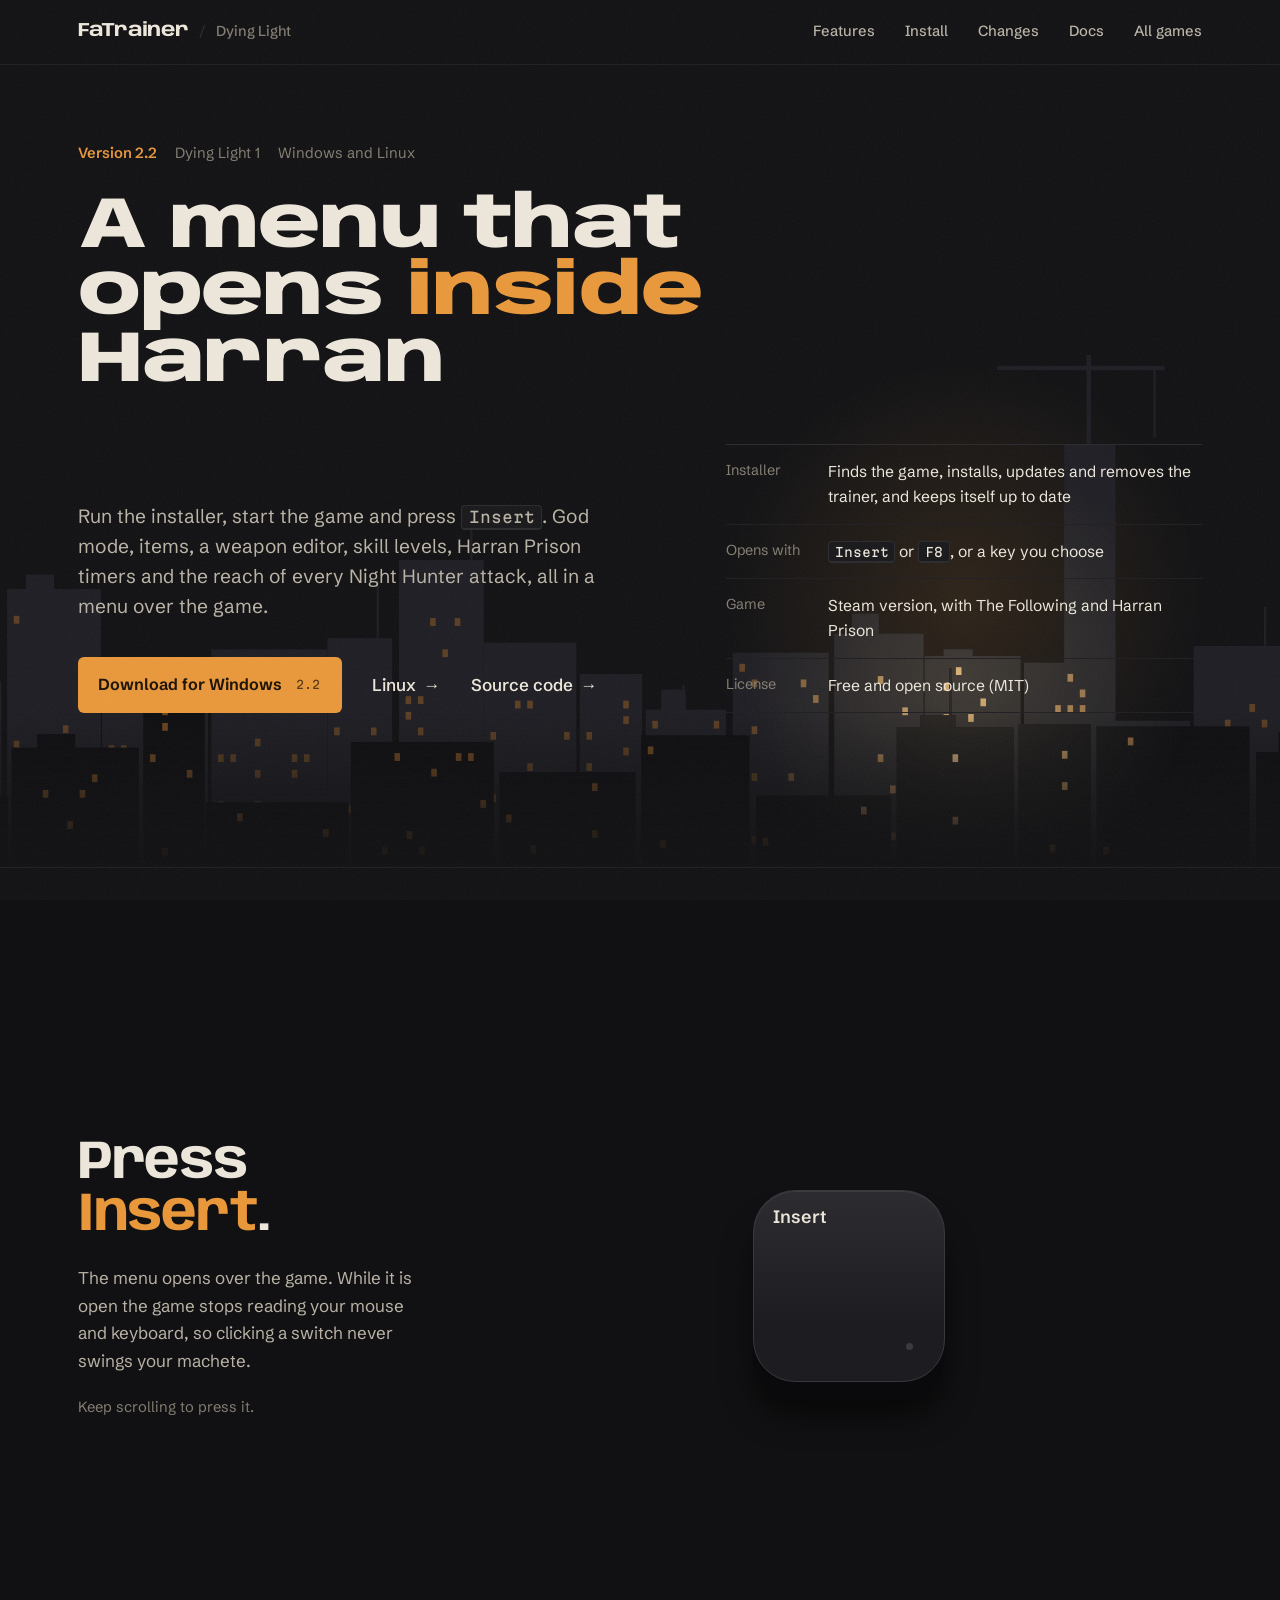
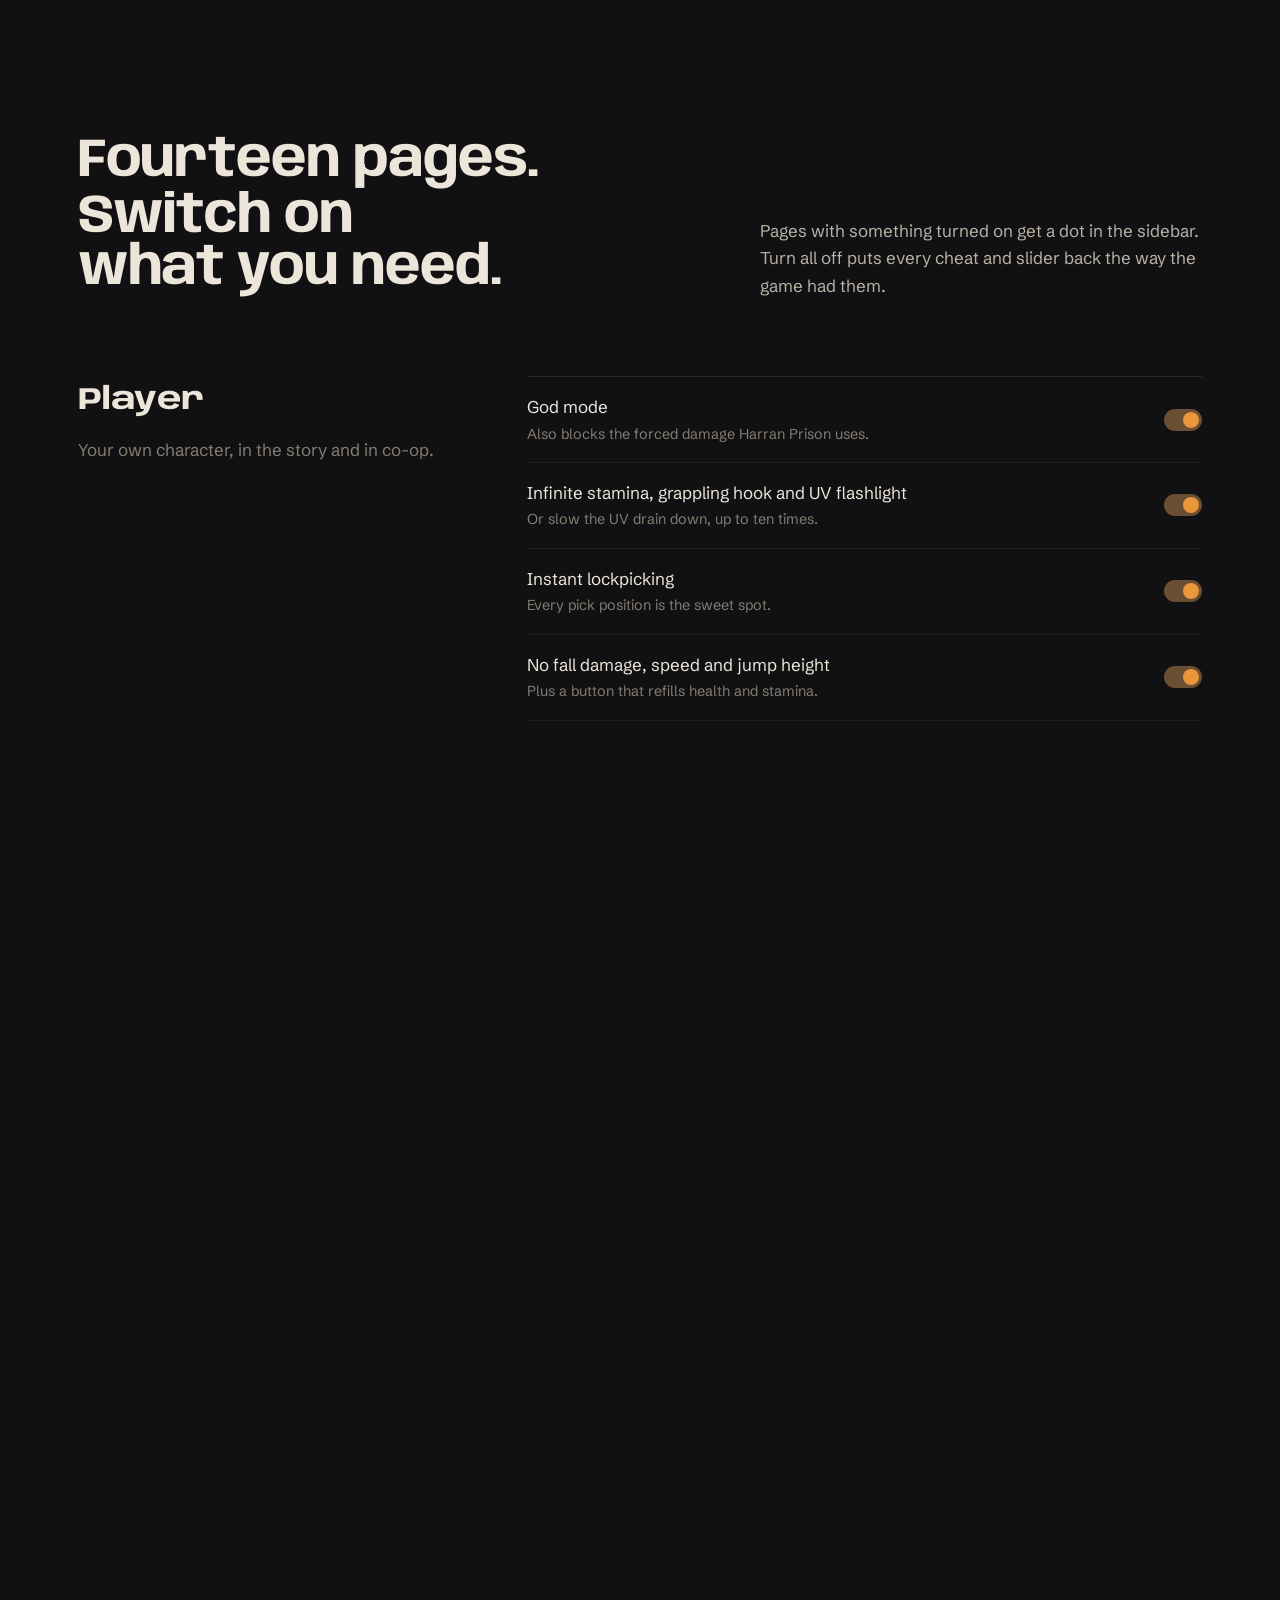
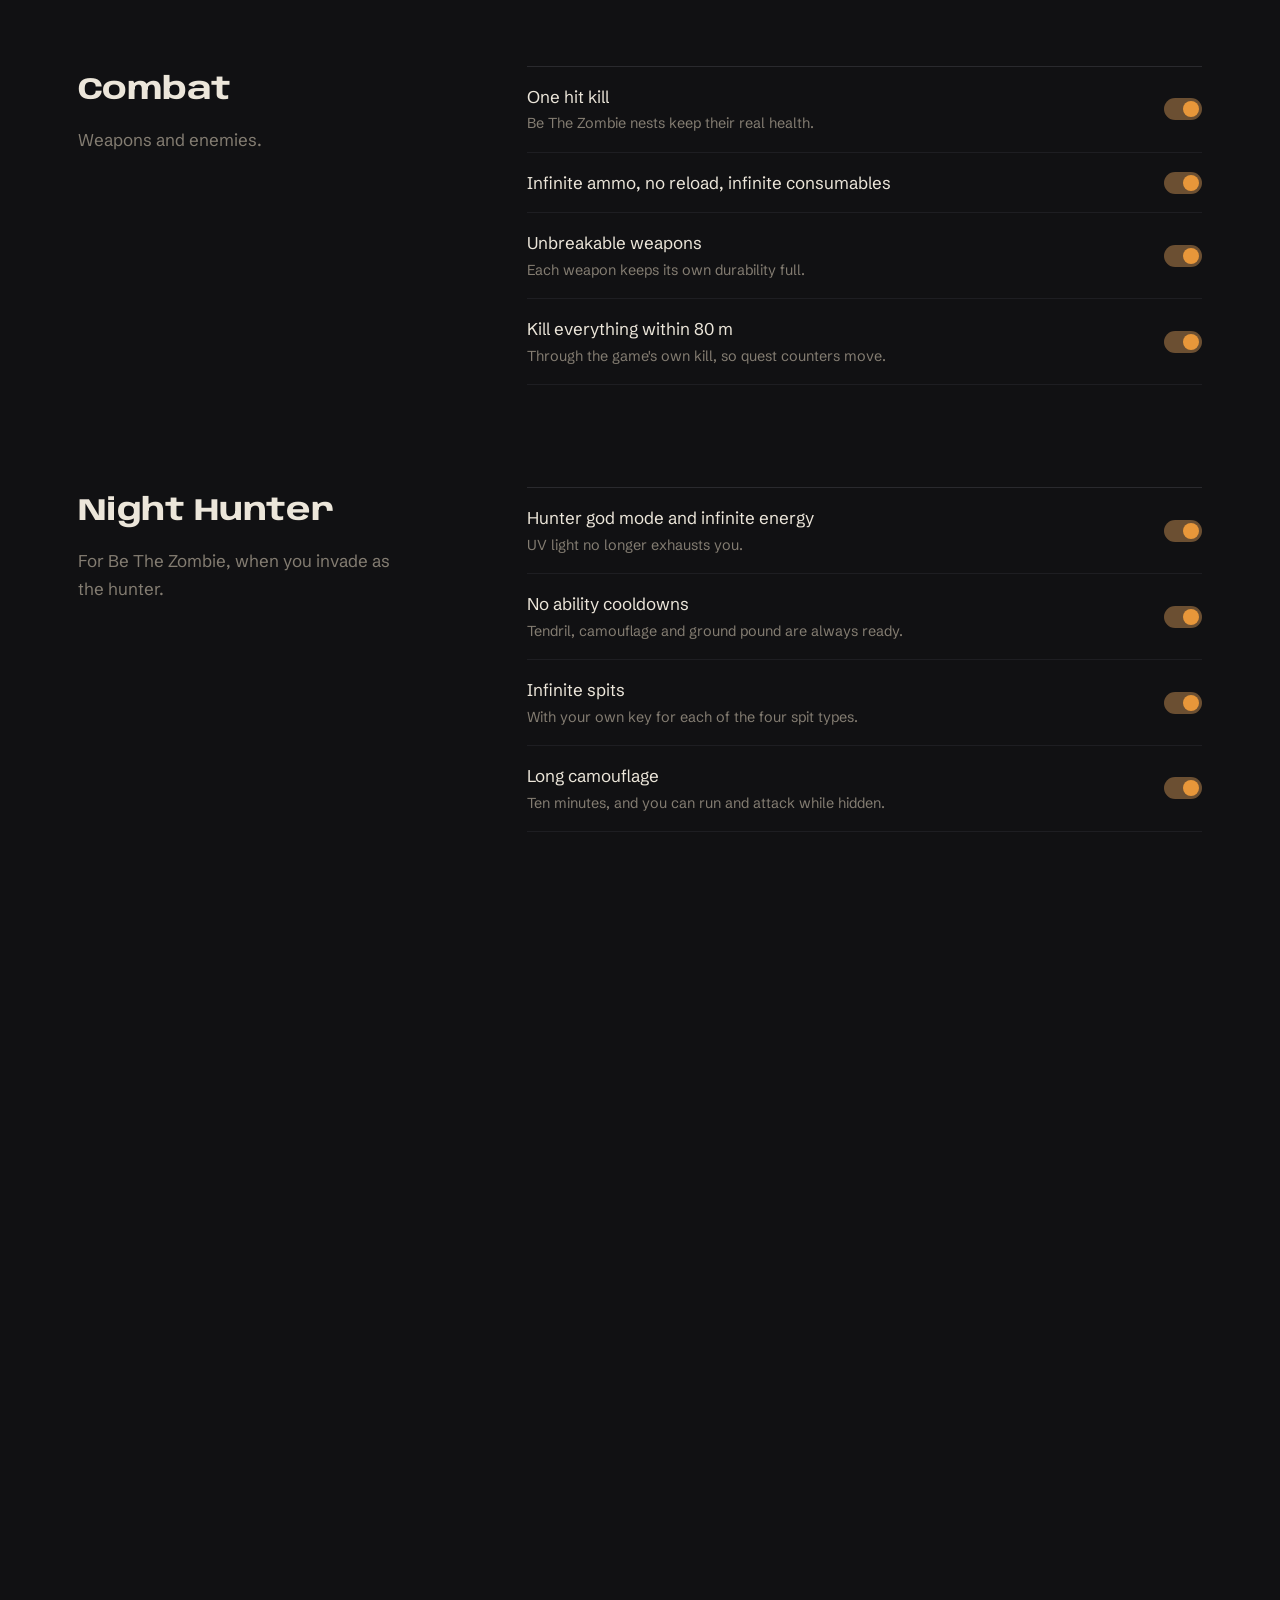
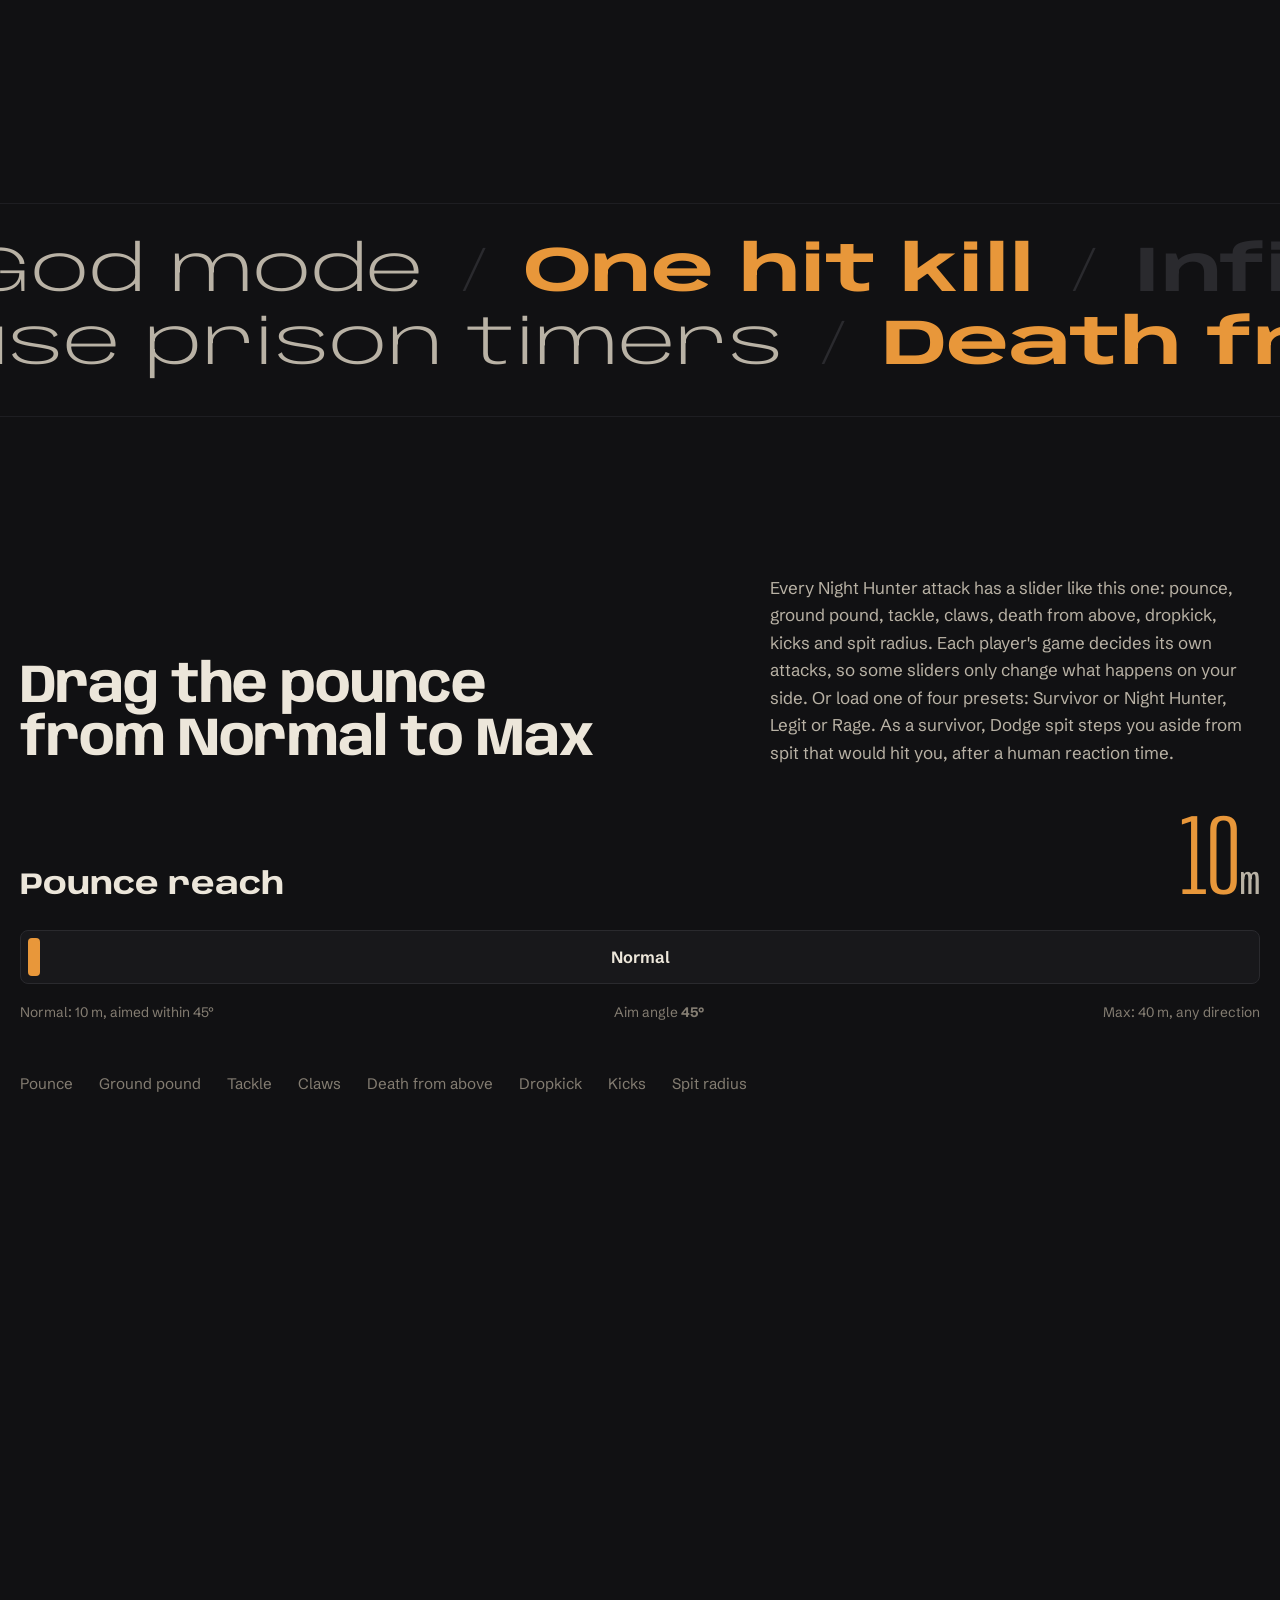
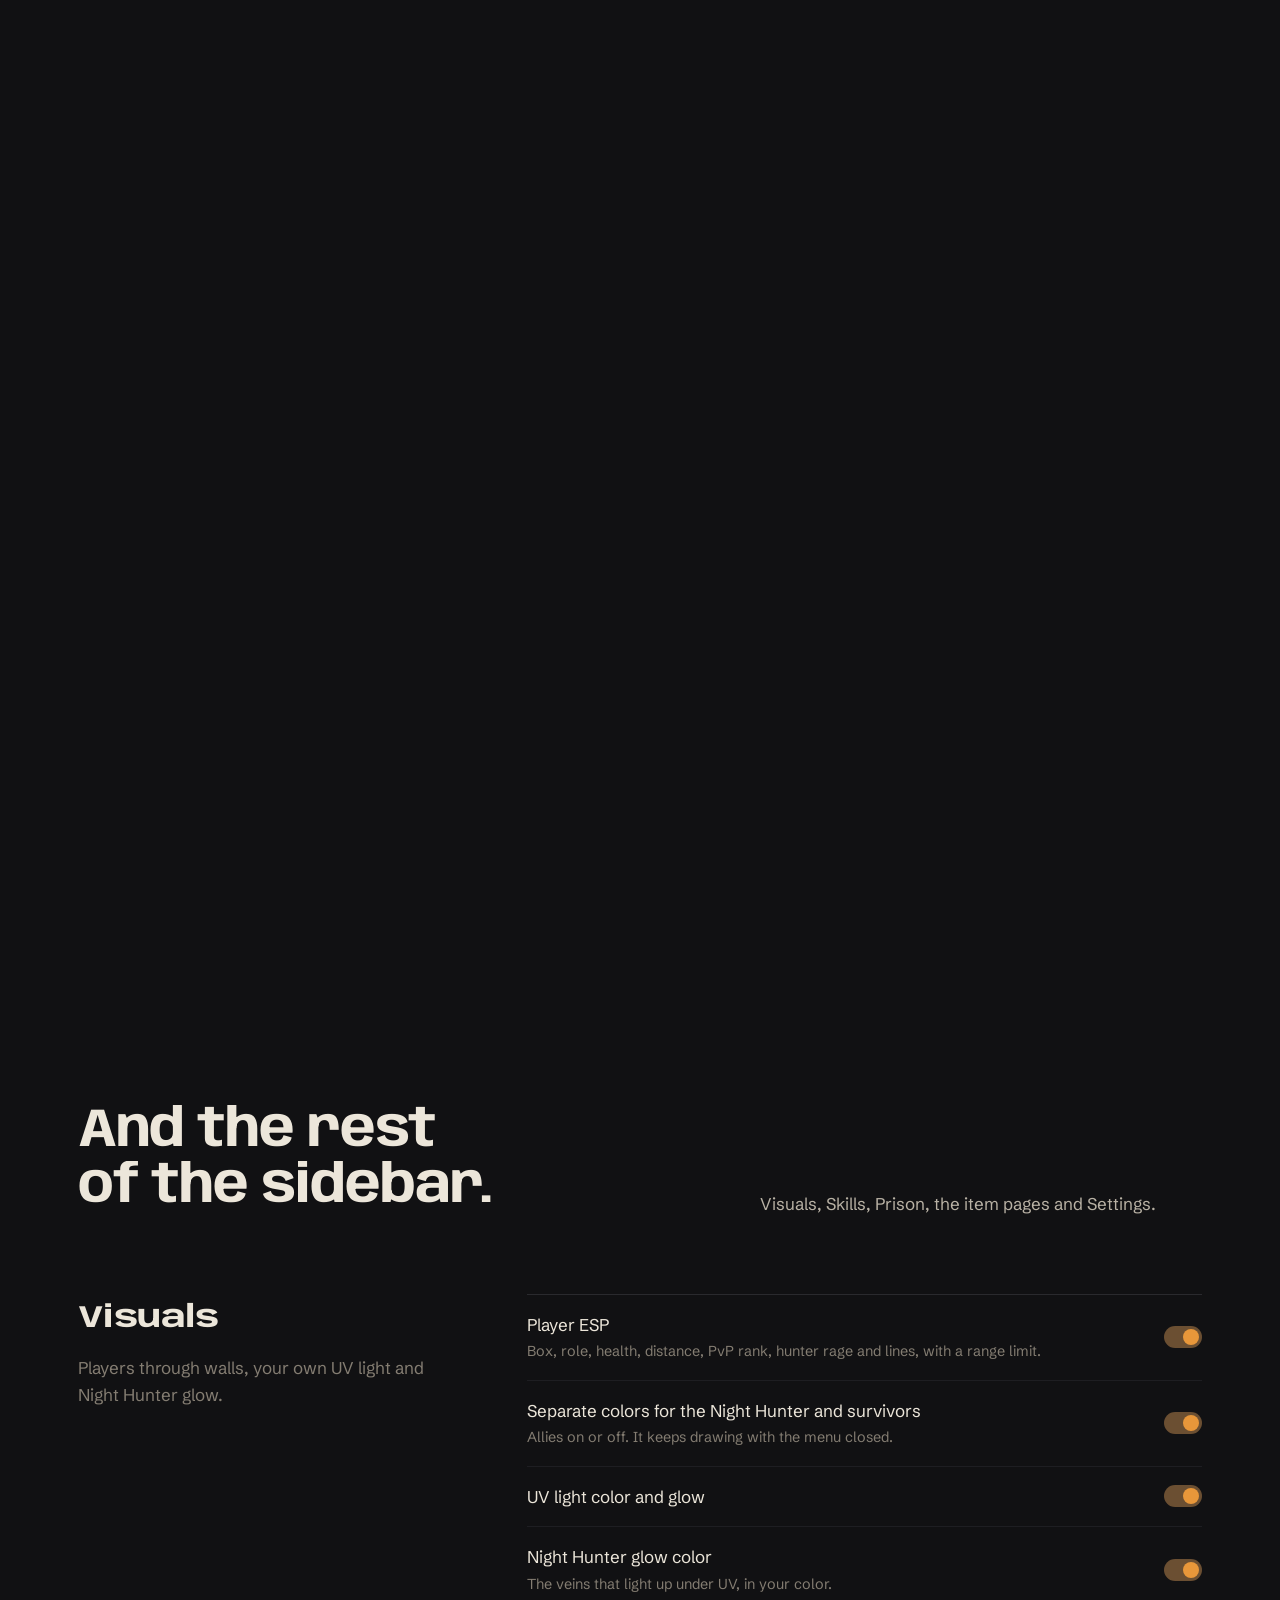
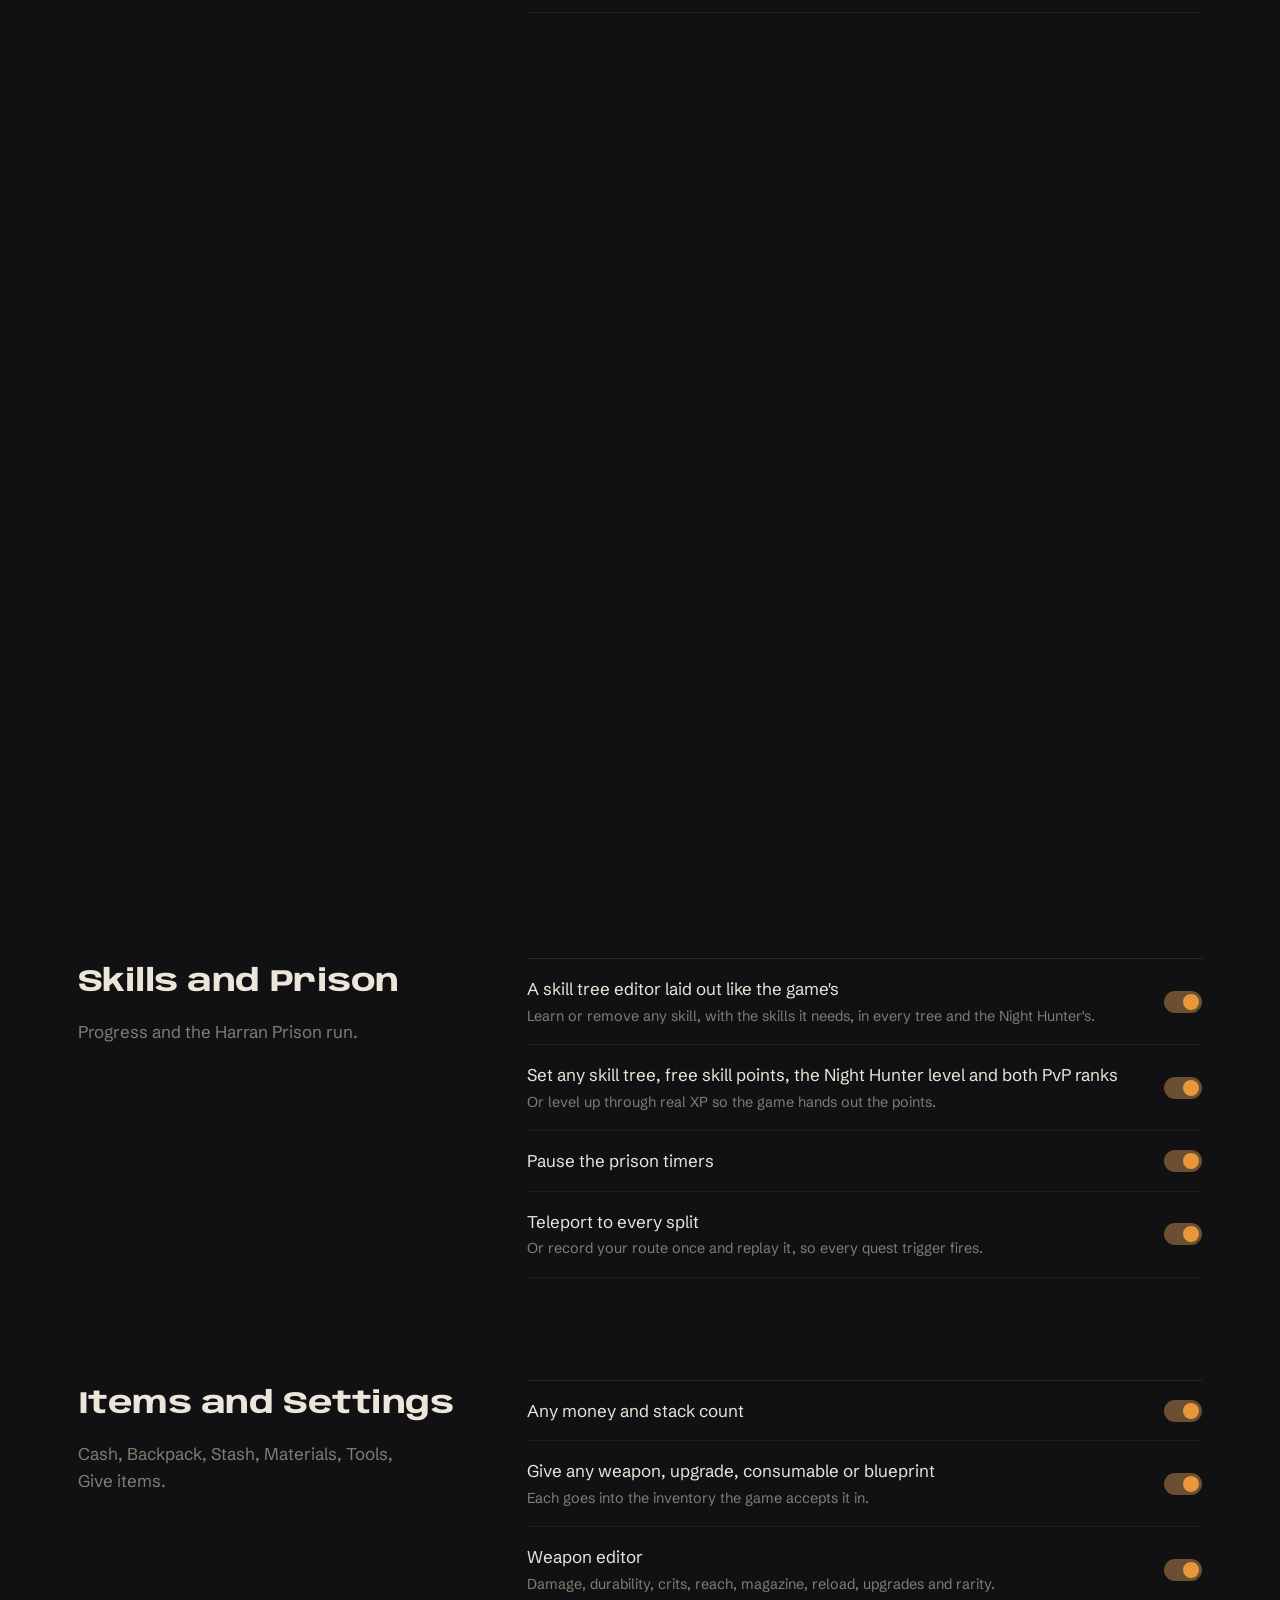
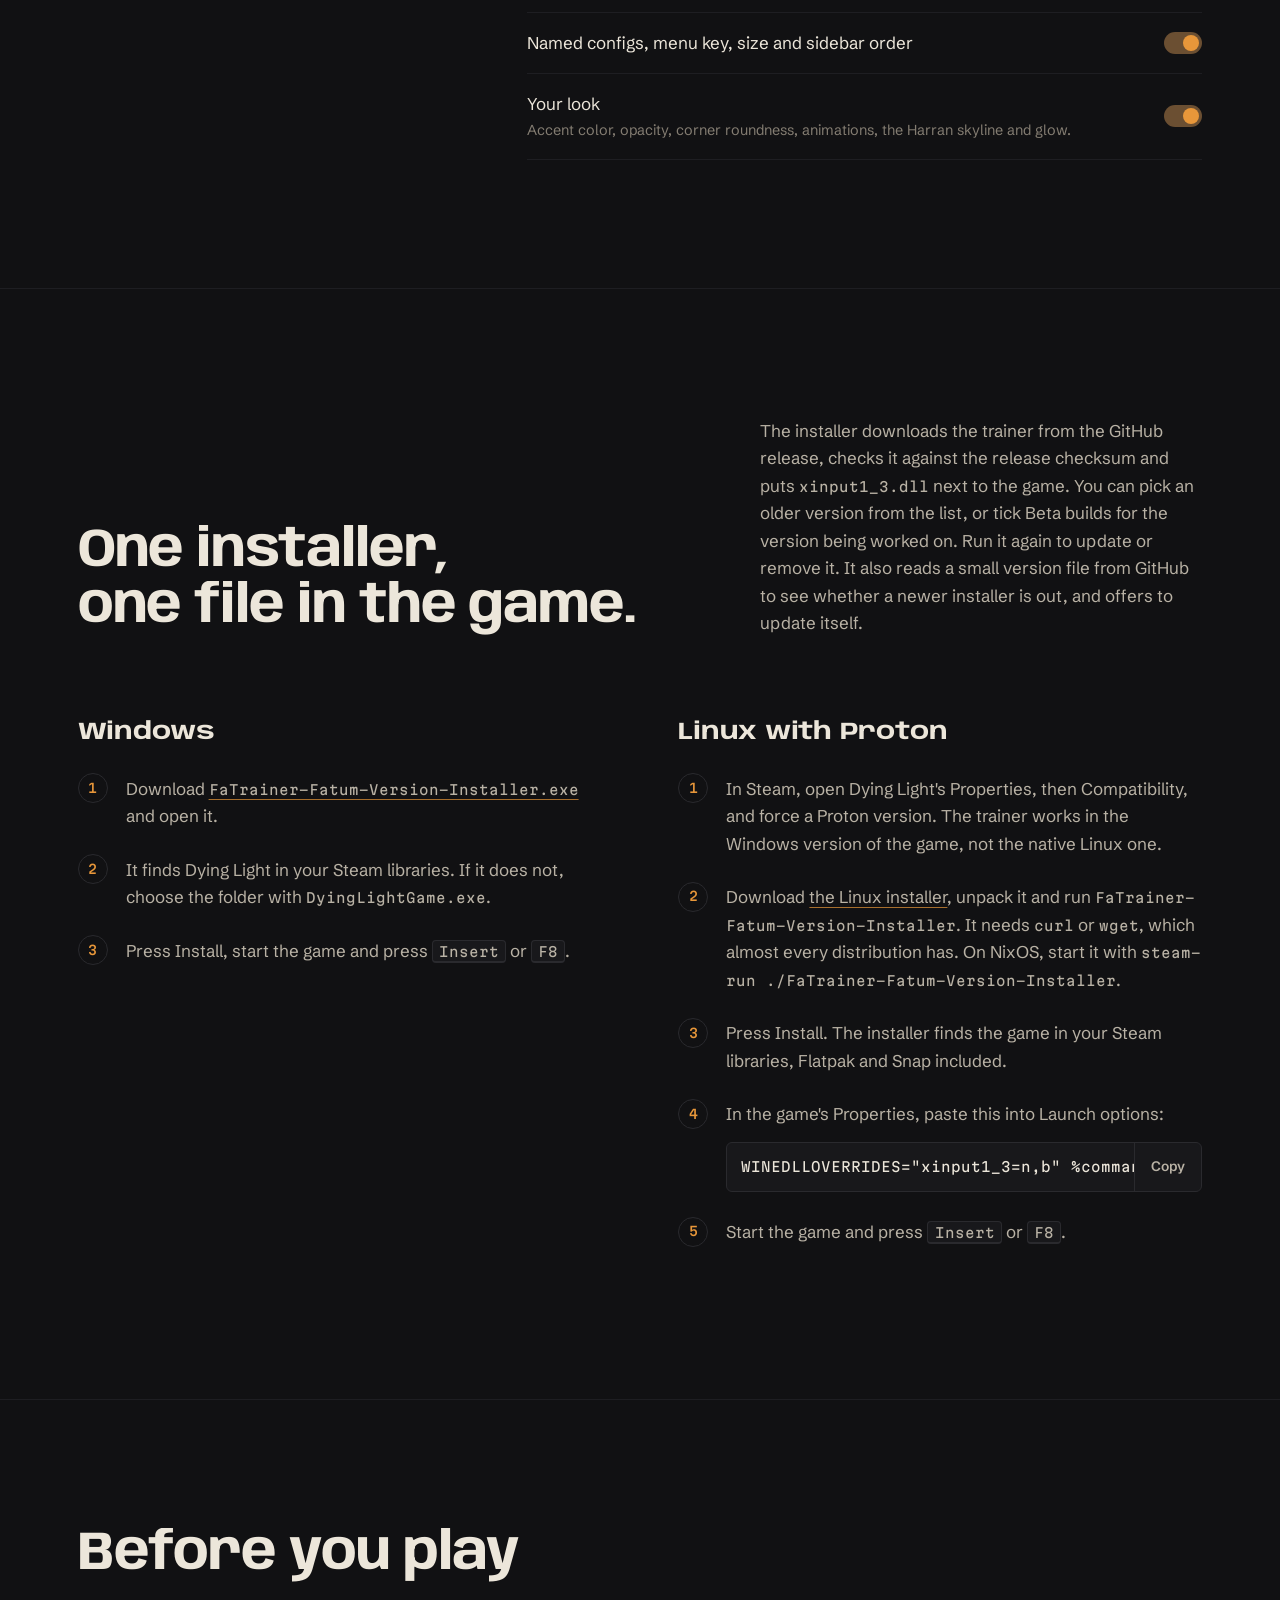
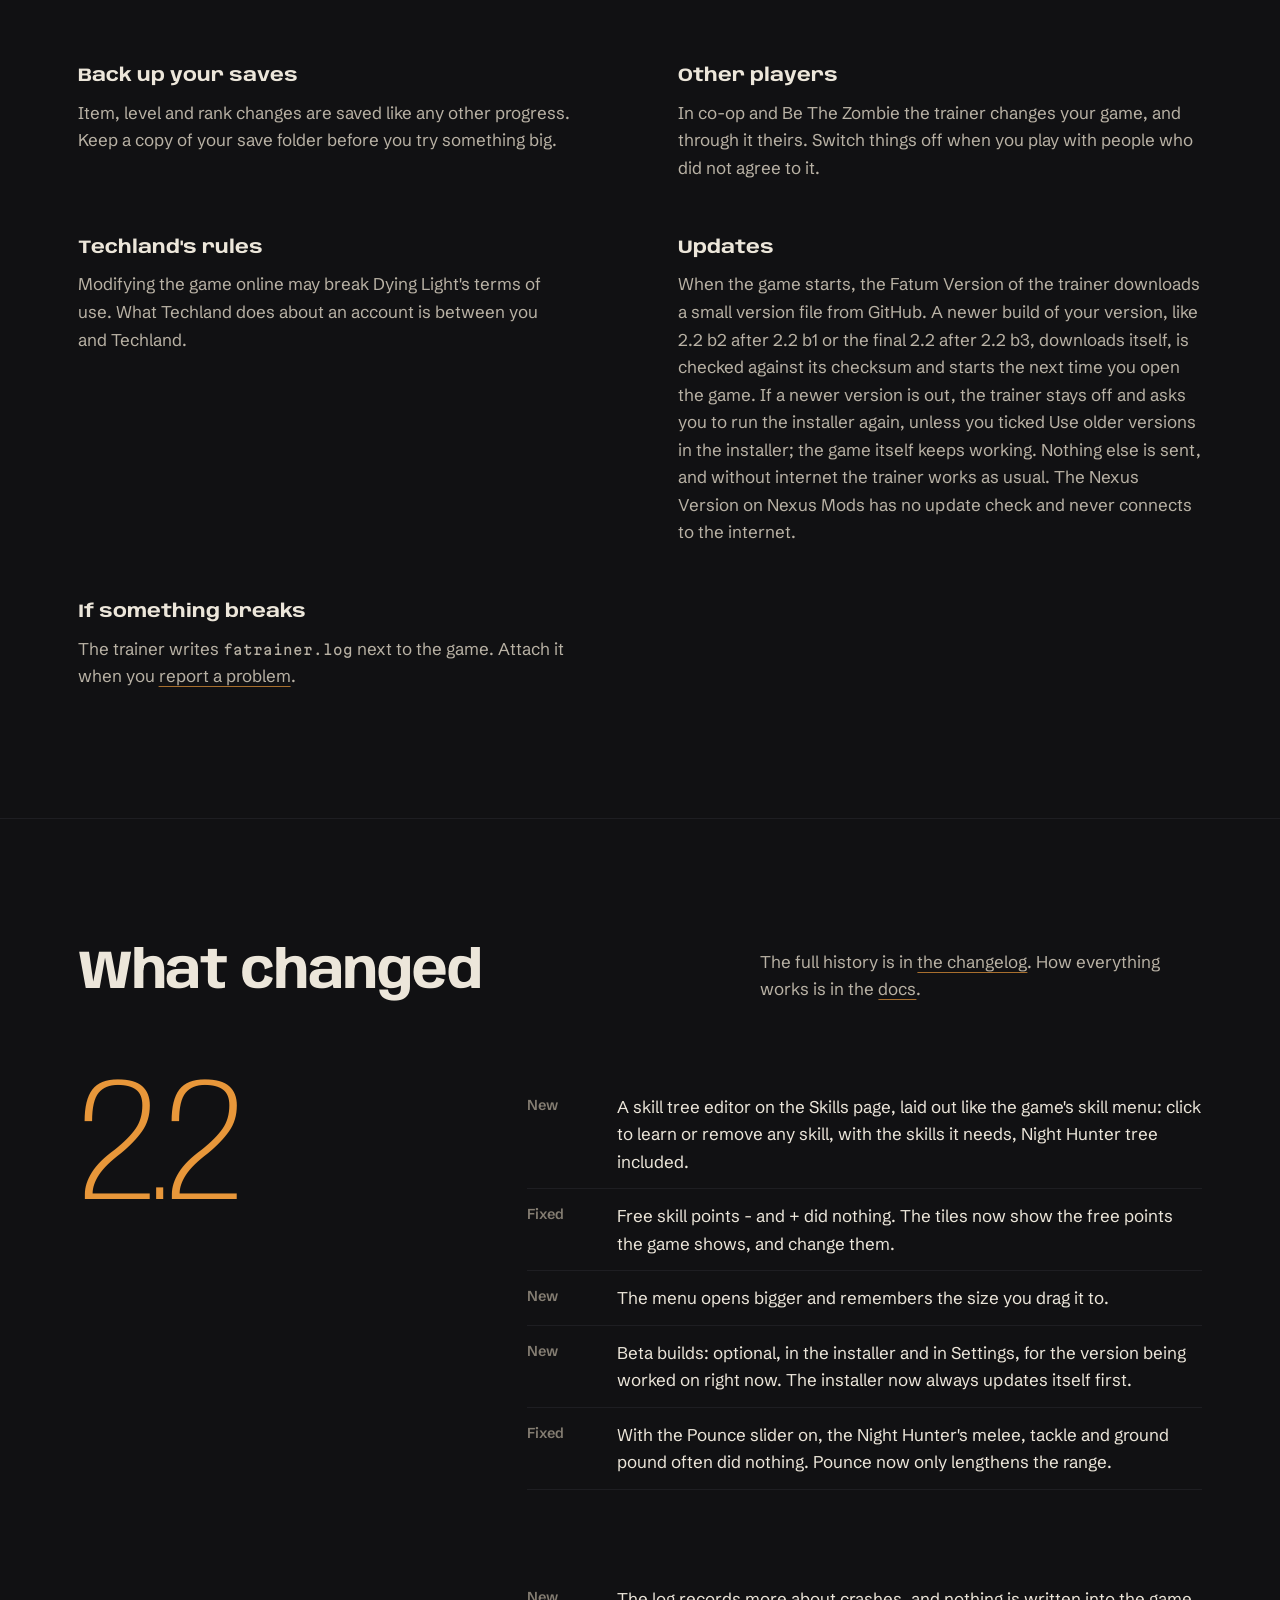
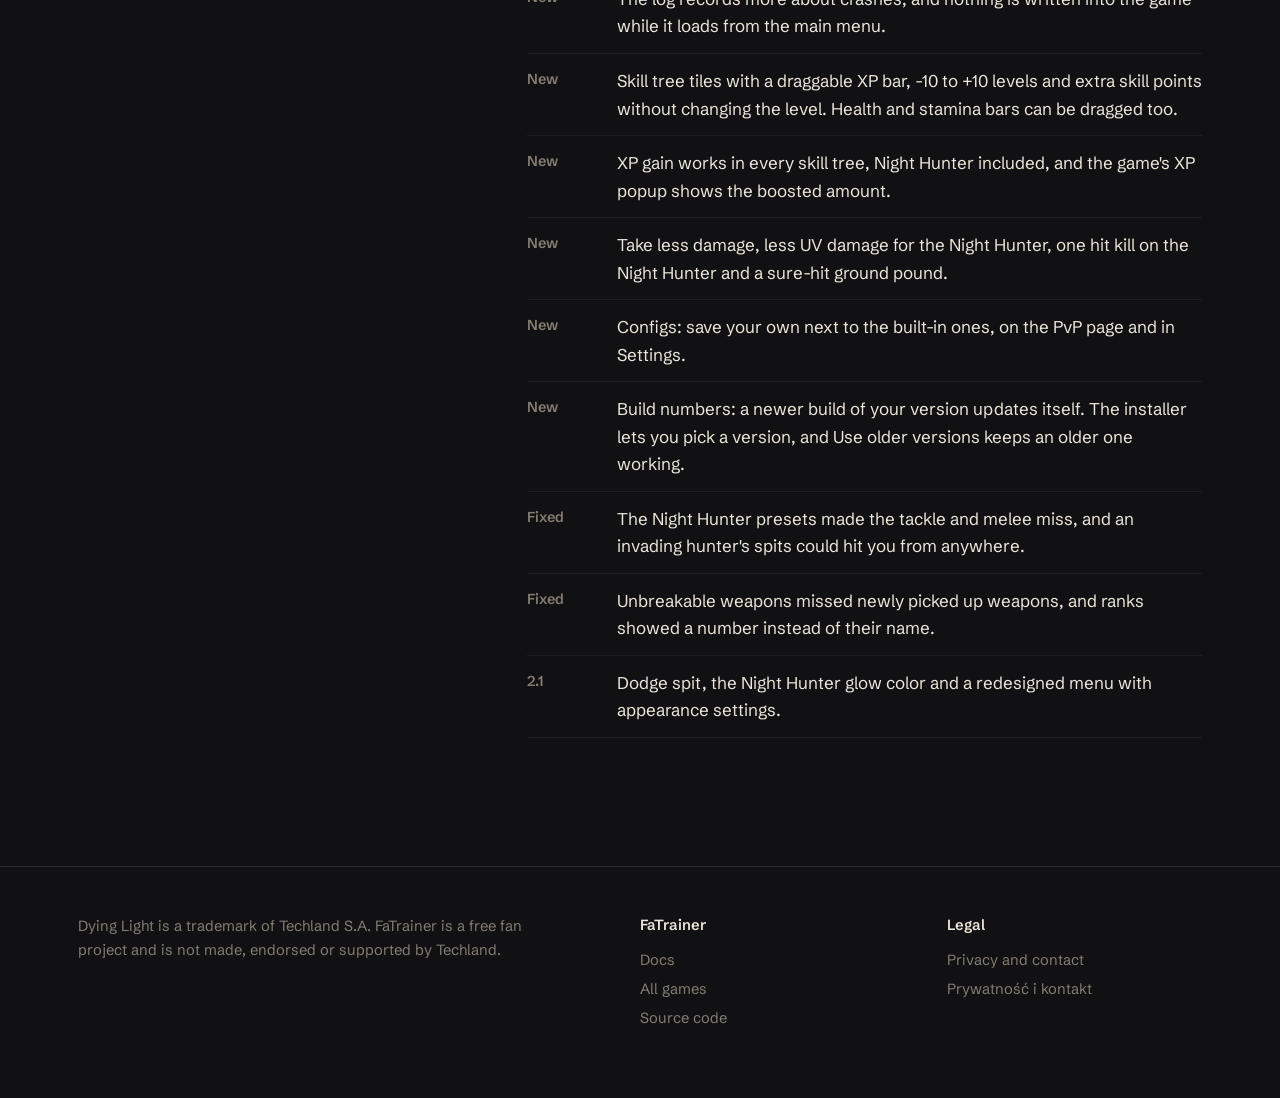
<file: site/dying-light/index.html>
<!doctype html>
<html lang="en" data-game="dying-light">
<head>
<meta charset="utf-8">
<meta name="viewport" content="width=device-width, initial-scale=1">
<title>FaTrainer for Dying Light</title>
<meta name="description" content="An in-game trainer for Dying Light 1 on Windows and Linux (Proton). An installer sets it up, Insert opens the menu.">
<meta name="theme-color" content="#111113">
<link rel="icon" href="../assets/icon.svg" type="image/svg+xml">
<link rel="preload" href="../assets/fonts/anybody-latin-standard-normal.woff2" as="font" type="font/woff2" crossorigin>
<link rel="preload" href="../assets/fonts/schibsted-grotesk-latin-wght-normal.woff2" as="font" type="font/woff2" crossorigin>
<link rel="stylesheet" href="../assets/style.css?v=12">
<script src="../assets/site.js?v=12" defer></script>
</head>
<body>
<a class="skip" href="#main">Skip to content</a>

<header class="bar">
  <div class="wrap">
    <a class="brand" href="../">FaTrainer <small>Dying Light</small></a>
    <nav aria-label="Main">
      <a class="optional" href="#features">Features</a>
      <a href="#install">Install</a>
      <a class="optional" href="#changes">Changes</a>
      <a href="docs.html">Docs</a>
      <a href="../">All games</a>
    </nav>
  </div>
  <span class="progress" aria-hidden="true"></span>
</header>

<main id="main">
  <section class="hero hero-city">
    <div class="city" data-p="top" aria-hidden="true">
      <div class="city-layer back"><img src="img/harran-back.svg" alt=""><img class="lit" src="img/harran-back-lit.svg" alt=""></div>
      <div class="city-layer front"><img src="img/harran-front.svg" alt=""><img class="lit" src="img/harran-front-lit.svg" alt=""></div>
    </div>
    <div class="wrap">
      <ul class="kicker">
        <li>Version 2.2</li>
        <li>Dying Light 1</li>
        <li>Windows and Linux</li>
      </ul>
      <h1 class="title stretch" data-p="top">A menu that opens <em>inside</em> Harran</h1>
      <div class="hero-grid">
        <div>
          <p class="lead">Run the installer, start the game and press <kbd>Insert</kbd>. God mode, items, a weapon editor, skill levels, Harran Prison timers and the reach of every Night Hunter attack, all in a menu over the game.</p>
          <div class="actions">
            <a class="button" href="https://github.com/ifatum/DyingLightFaTrainer/releases/download/installer/FaTrainer-Fatum-Version-Installer.exe">Download for Windows <span>2.2</span></a>
            <a class="link-arrow" href="https://github.com/ifatum/DyingLightFaTrainer/releases/download/installer/FaTrainer-Fatum-Version-Installer-Linux.tar.gz">Linux</a>
            <a class="link-arrow" href="https://github.com/ifatum/DyingLightFaTrainer">Source code</a>
          </div>
        </div>
        <div class="hero-side">
          <dl>
            <dt>Installer</dt><dd>Finds the game, installs, updates and removes the trainer, and keeps itself up to date</dd>
            <dt>Opens with</dt><dd><kbd>Insert</kbd> or <kbd>F8</kbd>, or a key you choose</dd>
            <dt>Game</dt><dd>Steam version, with The Following and Harran Prison</dd>
            <dt>License</dt><dd>Free and open source (MIT)</dd>
          </dl>
        </div>
      </div>
    </div>
  </section>

  <section class="press" data-pin aria-labelledby="press-title">
    <div class="press-stage wrap">
      <div class="press-copy">
        <h2 id="press-title">Press <em>Insert</em>.</h2>
        <p>The menu opens over the game. While it is open the game stops reading your mouse and keyboard, so clicking a switch never swings your machete.</p>
        <p class="hint">Keep scrolling to press it.</p>
      </div>
      <div class="press-visual">
        <div class="keycap" aria-hidden="true">Insert</div>
        <figure class="press-shot"><img src="img/pvp.webp" width="1060" height="760" alt="The FaTrainer menu on its PvP page: four preset cards, Survivor Legit, Survivor Rage, Night Hunter Legit and Night Hunter Rage, each with a Load preset button."></figure>
      </div>
    </div>
  </section>

  <section class="section" id="features" aria-labelledby="features-title">
    <div class="wrap">
      <div class="head">
        <h2 id="features-title" class="rise"><span class="line-mask"><span>Fourteen pages.</span></span><span class="line-mask" style="--i: 1"><span>Switch on what you need.</span></span></h2>
        <p class="fade">Pages with something turned on get a dot in the sidebar. Turn all off puts every cheat and slider back the way the game had them.</p>
      </div>

      <div class="pages">
        <article class="page">
          <div class="fade"><h3>Player</h3><p>Your own character, in the story and in co-op.</p></div>
          <ul class="cheats">
            <li><span>God mode<small>Also blocks the forced damage Harran Prison uses.</small></span><i class="switch" aria-hidden="true"></i></li>
            <li><span>Infinite stamina, grappling hook and UV flashlight<small>Or slow the UV drain down, up to ten times.</small></span><i class="switch" aria-hidden="true"></i></li>
            <li><span>Instant lockpicking<small>Every pick position is the sweet spot.</small></span><i class="switch" aria-hidden="true"></i></li>
            <li><span>No fall damage, speed and jump height<small>Plus a button that refills health and stamina.</small></span><i class="switch" aria-hidden="true"></i></li>
          </ul>
          <figure class="shot" data-wipe>
            <div class="frame"><img src="img/player.webp" width="1060" height="760" loading="lazy" alt="The Player page: health and stamina readouts, a Refill button, and switches for God mode, Infinite stamina, Infinite grappling hook and Infinite UV flashlight."></div>
          </figure>
        </article>

        <article class="page">
          <div class="fade"><h3>Combat</h3><p>Weapons and enemies.</p></div>
          <ul class="cheats">
            <li><span>One hit kill<small>Be The Zombie nests keep their real health.</small></span><i class="switch" aria-hidden="true"></i></li>
            <li><span>Infinite ammo, no reload, infinite consumables</span><i class="switch" aria-hidden="true"></i></li>
            <li><span>Unbreakable weapons<small>Each weapon keeps its own durability full.</small></span><i class="switch" aria-hidden="true"></i></li>
            <li><span>Kill everything within 80 m<small>Through the game's own kill, so quest counters move.</small></span><i class="switch" aria-hidden="true"></i></li>
          </ul>
        </article>

        <article class="page">
          <div class="fade"><h3>Night Hunter</h3><p>For Be The Zombie, when you invade as the hunter.</p></div>
          <ul class="cheats">
            <li><span>Hunter god mode and infinite energy<small>UV light no longer exhausts you.</small></span><i class="switch" aria-hidden="true"></i></li>
            <li><span>No ability cooldowns<small>Tendril, camouflage and ground pound are always ready.</small></span><i class="switch" aria-hidden="true"></i></li>
            <li><span>Infinite spits<small>With your own key for each of the four spit types.</small></span><i class="switch" aria-hidden="true"></i></li>
            <li><span>Long camouflage<small>Ten minutes, and you can run and attack while hidden.</small></span><i class="switch" aria-hidden="true"></i></li>
          </ul>
          <figure class="shot" data-wipe>
            <div class="frame"><img src="img/zombie.webp" width="1060" height="760" loading="lazy" alt="The Night Hunter page with switches for Hunter god mode, Infinite hunter energy, No ability cooldowns, Infinite spits and Long camouflage."></div>
          </figure>
        </article>
      </div>
    </div>
  </section>

  <div class="ticker" aria-hidden="true">
    <div class="row" data-speed="0.6"><span>God mode</span><span>One hit kill</span><span>Infinite spits</span><span>Instant lockpicking</span><span>Player ESP</span><span>No reload</span><span>Long camouflage</span><span>Weapon editor</span><span>Infinite grappling hook</span></div>
    <div class="row" data-speed="-0.45"><span>Pause prison timers</span><span>Death from above</span><span>Give items</span><span>Unbreakable weapons</span><span>UV light color</span><span>No cooldowns</span><span>Skill levels</span><span>Route replay</span><span>Infinite UV</span></div>
  </div>

  <section class="reach" aria-labelledby="reach-title" data-from="10" data-to="40" data-angle-from="45" data-angle-to="180">
    <div class="reach-stage wrap">
      <div class="reach-copy">
        <h2 id="reach-title">Drag the pounce from Normal to Max</h2>
        <p>Every Night Hunter attack has a slider like this one: pounce, ground pound, tackle, claws, death from above, dropkick, kicks and spit radius. Each player's game decides its own attacks, so some sliders only change what happens on your side. Or load one of four presets: Survivor or Night Hunter, Legit or Rage. As a survivor, Dodge spit steps you aside from spit that would hit you, after a human reaction time.</p>
      </div>
      <div class="meter">
        <div class="meter-top">
          <span class="meter-name">Pounce reach</span>
          <span class="meter-value" data-meter-value>10<small>m</small></span>
        </div>
        <div class="track" aria-hidden="true"><span class="fill"></span><span class="thumb"></span><span class="label">Normal</span></div>
        <div class="ticks"><span>Normal: 10 m, aimed within 45°</span><span>Aim angle <b data-meter-angle>45°</b></span><span>Max: 40 m, any direction</span></div>
      </div>
      <ul class="reach-list">
        <li>Pounce</li><li>Ground pound</li><li>Tackle</li><li>Claws</li><li>Death from above</li><li>Dropkick</li><li>Kicks</li><li>Spit radius</li>
      </ul>
    </div>
  </section>

  <section class="section" aria-labelledby="more-title">
    <div class="wrap">
      <div class="head">
        <h2 id="more-title" class="rise"><span class="line-mask"><span>And the rest</span></span><span class="line-mask" style="--i: 1"><span>of the sidebar.</span></span></h2>
        <p class="fade">Visuals, Skills, Prison, the item pages and Settings.</p>
      </div>
      <div class="pages">
        <article class="page">
          <div class="fade"><h3>Visuals</h3><p>Players through walls, your own UV light and Night Hunter glow.</p></div>
          <ul class="cheats">
            <li><span>Player ESP<small>Box, role, health, distance, PvP rank, hunter rage and lines, with a range limit.</small></span><i class="switch" aria-hidden="true"></i></li>
            <li><span>Separate colors for the Night Hunter and survivors<small>Allies on or off. It keeps drawing with the menu closed.</small></span><i class="switch" aria-hidden="true"></i></li>
            <li><span>UV light color and glow</span><i class="switch" aria-hidden="true"></i></li>
            <li><span>Night Hunter glow color<small>The veins that light up under UV, in your color.</small></span><i class="switch" aria-hidden="true"></i></li>
          </ul>
          <figure class="shot" data-wipe>
            <div class="frame"><img src="img/visuals.webp" width="1060" height="760" loading="lazy" alt="The Visuals page: Show players with a range of up to 300 m, checkboxes for Box, Role, Health bar, Distance and Show allies, and colors for the Night Hunter and survivors."></div>
          </figure>
        </article>
        <article class="page">
          <div class="fade"><h3>Skills and Prison</h3><p>Progress and the Harran Prison run.</p></div>
          <ul class="cheats">
            <li><span>A skill tree editor laid out like the game's<small>Learn or remove any skill, with the skills it needs, in every tree and the Night Hunter's.</small></span><i class="switch" aria-hidden="true"></i></li>
            <li><span>Set any skill tree, free skill points, the Night Hunter level and both PvP ranks<small>Or level up through real XP so the game hands out the points.</small></span><i class="switch" aria-hidden="true"></i></li>
            <li><span>Pause the prison timers</span><i class="switch" aria-hidden="true"></i></li>
            <li><span>Teleport to every split<small>Or record your route once and replay it, so every quest trigger fires.</small></span><i class="switch" aria-hidden="true"></i></li>
          </ul>
        </article>
        <article class="page">
          <div class="fade"><h3>Items and Settings</h3><p>Cash, Backpack, Stash, Materials, Tools, Give items.</p></div>
          <ul class="cheats">
            <li><span>Any money and stack count</span><i class="switch" aria-hidden="true"></i></li>
            <li><span>Give any weapon, upgrade, consumable or blueprint<small>Each goes into the inventory the game accepts it in.</small></span><i class="switch" aria-hidden="true"></i></li>
            <li><span>Weapon editor<small>Damage, durability, crits, reach, magazine, reload, upgrades and rarity.</small></span><i class="switch" aria-hidden="true"></i></li>
            <li><span>Named configs, menu key, size and sidebar order</span><i class="switch" aria-hidden="true"></i></li>
            <li><span>Your look<small>Accent color, opacity, corner roundness, animations, the Harran skyline and glow.</small></span><i class="switch" aria-hidden="true"></i></li>
          </ul>
        </article>
      </div>
    </div>
  </section>

  <section class="section" id="install" aria-labelledby="install-title">
    <div class="wrap">
      <div class="head">
        <h2 id="install-title" class="rise"><span class="line-mask"><span>One installer,</span></span><span class="line-mask" style="--i: 1"><span>one file in the game.</span></span></h2>
        <p class="fade">The installer downloads the trainer from the GitHub release, checks it against the release checksum and puts <code>xinput1_3.dll</code> next to the game. You can pick an older version from the list, or tick Beta builds for the version being worked on. Run it again to update or remove it. It also reads a small version file from GitHub to see whether a newer installer is out, and offers to update itself.</p>
      </div>
      <div class="steps">
        <div class="fade">
          <h3>Windows</h3>
          <ol>
            <li><p>Download <a href="https://github.com/ifatum/DyingLightFaTrainer/releases/download/installer/FaTrainer-Fatum-Version-Installer.exe"><code>FaTrainer-Fatum-Version-Installer.exe</code></a> and open it.</p></li>
            <li><p>It finds Dying Light in your Steam libraries. If it does not, choose the folder with <code>DyingLightGame.exe</code>.</p></li>
            <li><p>Press Install, start the game and press <kbd>Insert</kbd> or <kbd>F8</kbd>.</p></li>
          </ol>
        </div>
        <div class="fade" style="--i: 2">
          <h3>Linux with Proton</h3>
          <ol>
            <li><p>In Steam, open Dying Light's Properties, then Compatibility, and force a Proton version. The trainer works in the Windows version of the game, not the native Linux one.</p></li>
            <li><p>Download <a href="https://github.com/ifatum/DyingLightFaTrainer/releases/download/installer/FaTrainer-Fatum-Version-Installer-Linux.tar.gz">the Linux installer</a>, unpack it and run <code>FaTrainer-Fatum-Version-Installer</code>. It needs <code>curl</code> or <code>wget</code>, which almost every distribution has. On NixOS, start it with <code>steam-run ./FaTrainer-Fatum-Version-Installer</code>.</p></li>
            <li><p>Press Install. The installer finds the game in your Steam libraries, Flatpak and Snap included.</p></li>
            <li>
              <p>In the game's Properties, paste this into Launch options:</p>
              <div class="code"><code id="launch">WINEDLLOVERRIDES="xinput1_3=n,b" %command%</code><button type="button" data-copy="launch">Copy</button></div>
            </li>
            <li><p>Start the game and press <kbd>Insert</kbd> or <kbd>F8</kbd>.</p></li>
          </ol>
        </div>
      </div>
    </div>
  </section>

  <section class="section" aria-labelledby="before-title">
    <div class="wrap">
      <div class="head">
        <h2 id="before-title" class="rise"><span class="line-mask"><span>Before you play</span></span></h2>
      </div>
      <div class="notes" data-stagger>
        <div class="fade"><h3>Back up your saves</h3><p>Item, level and rank changes are saved like any other progress. Keep a copy of your save folder before you try something big.</p></div>
        <div class="fade"><h3>Other players</h3><p>In co-op and Be The Zombie the trainer changes your game, and through it theirs. Switch things off when you play with people who did not agree to it.</p></div>
        <div class="fade"><h3>Techland's rules</h3><p>Modifying the game online may break Dying Light's terms of use. What Techland does about an account is between you and Techland.</p></div>
        <div class="fade"><h3>Updates</h3><p>When the game starts, the Fatum Version of the trainer downloads a small version file from GitHub. A newer build of your version, like 2.2 b2 after 2.2 b1 or the final 2.2 after 2.2 b3, downloads itself, is checked against its checksum and starts the next time you open the game. If a newer version is out, the trainer stays off and asks you to run the installer again, unless you ticked Use older versions in the installer; the game itself keeps working. Nothing else is sent, and without internet the trainer works as usual. The Nexus Version on Nexus Mods has no update check and never connects to the internet.</p></div>
        <div class="fade"><h3>If something breaks</h3><p>The trainer writes <code>fatrainer.log</code> next to the game. Attach it when you <a href="https://github.com/ifatum/DyingLightFaTrainer/issues">report a problem</a>.</p></div>
      </div>
    </div>
  </section>

  <section class="section" id="changes" aria-labelledby="changes-title">
    <div class="wrap">
      <div class="head">
        <h2 id="changes-title" class="rise"><span class="line-mask"><span>What changed</span></span></h2>
        <p class="fade">The full history is in <a href="https://github.com/ifatum/DyingLightFaTrainer/blob/main/CHANGELOG.md">the changelog</a>. How everything works is in the <a href="docs.html">docs</a>.</p>
      </div>
      <div class="release">
        <div class="number stretch" data-p aria-label="Version 2.2">2.2</div>
        <ul data-stagger>
          <li class="fade"><b>New</b><span>A skill tree editor on the Skills page, laid out like the game's skill menu: click to learn or remove any skill, with the skills it needs, Night Hunter tree included.</span></li>
          <li class="fade"><b>Fixed</b><span>Free skill points - and + did nothing. The tiles now show the free points the game shows, and change them.</span></li>
          <li class="fade"><b>New</b><span>The menu opens bigger and remembers the size you drag it to.</span></li>
          <li class="fade"><b>New</b><span>Beta builds: optional, in the installer and in Settings, for the version being worked on right now. The installer now always updates itself first.</span></li>
          <li class="fade"><b>Fixed</b><span>With the Pounce slider on, the Night Hunter's melee, tackle and ground pound often did nothing. Pounce now only lengthens the range.</span></li>
          <li class="fade"><b>Fixed</b><span>Survivor sliders changed the Night Hunter's attacks and the other way round. Each side's sliders now only work while you play that side.</span></li>
          <li class="fade"><b>New</b><span>The log records more about crashes, and nothing is written into the game while it loads from the main menu.</span></li>
          <li class="fade"><b>New</b><span>Skill tree tiles with a draggable XP bar, -10 to +10 levels and extra skill points without changing the level. Health and stamina bars can be dragged too.</span></li>
          <li class="fade"><b>New</b><span>XP gain works in every skill tree, Night Hunter included, and the game's XP popup shows the boosted amount.</span></li>
          <li class="fade"><b>New</b><span>Take less damage, less UV damage for the Night Hunter, one hit kill on the Night Hunter and a sure-hit ground pound.</span></li>
          <li class="fade"><b>New</b><span>Configs: save your own next to the built-in ones, on the PvP page and in Settings.</span></li>
          <li class="fade"><b>New</b><span>Build numbers: a newer build of your version updates itself. The installer lets you pick a version, and Use older versions keeps an older one working.</span></li>
          <li class="fade"><b>Fixed</b><span>The Night Hunter presets made the tackle and melee miss, and an invading hunter's spits could hit you from anywhere.</span></li>
          <li class="fade"><b>Fixed</b><span>Unbreakable weapons missed newly picked up weapons, and ranks showed a number instead of their name.</span></li>
          <li class="fade"><b>2.1</b><span>Dodge spit, the Night Hunter glow color and a redesigned menu with appearance settings.</span></li>
        </ul>
      </div>
    </div>
  </section>
</main>

<footer class="foot">
  <div class="wrap">
    <div>
      <p>Dying Light is a trademark of Techland S.A. FaTrainer is a free fan project and is not made, endorsed or supported by Techland.</p>
    </div>
    <div>
      <h2>FaTrainer</h2>
      <ul>
        <li><a href="docs.html">Docs</a></li>
        <li><a href="../">All games</a></li>
        <li><a href="https://github.com/ifatum/DyingLightFaTrainer">Source code</a></li>
      </ul>
    </div>
    <div>
      <h2>Legal</h2>
      <ul>
        <li><a href="../legal.html">Privacy and contact</a></li>
        <li><a href="../prawne.html" hreflang="pl" lang="pl">Prywatność i kontakt</a></li>
      </ul>
    </div>
  </div>
</footer>
</body>
</html>
</file>
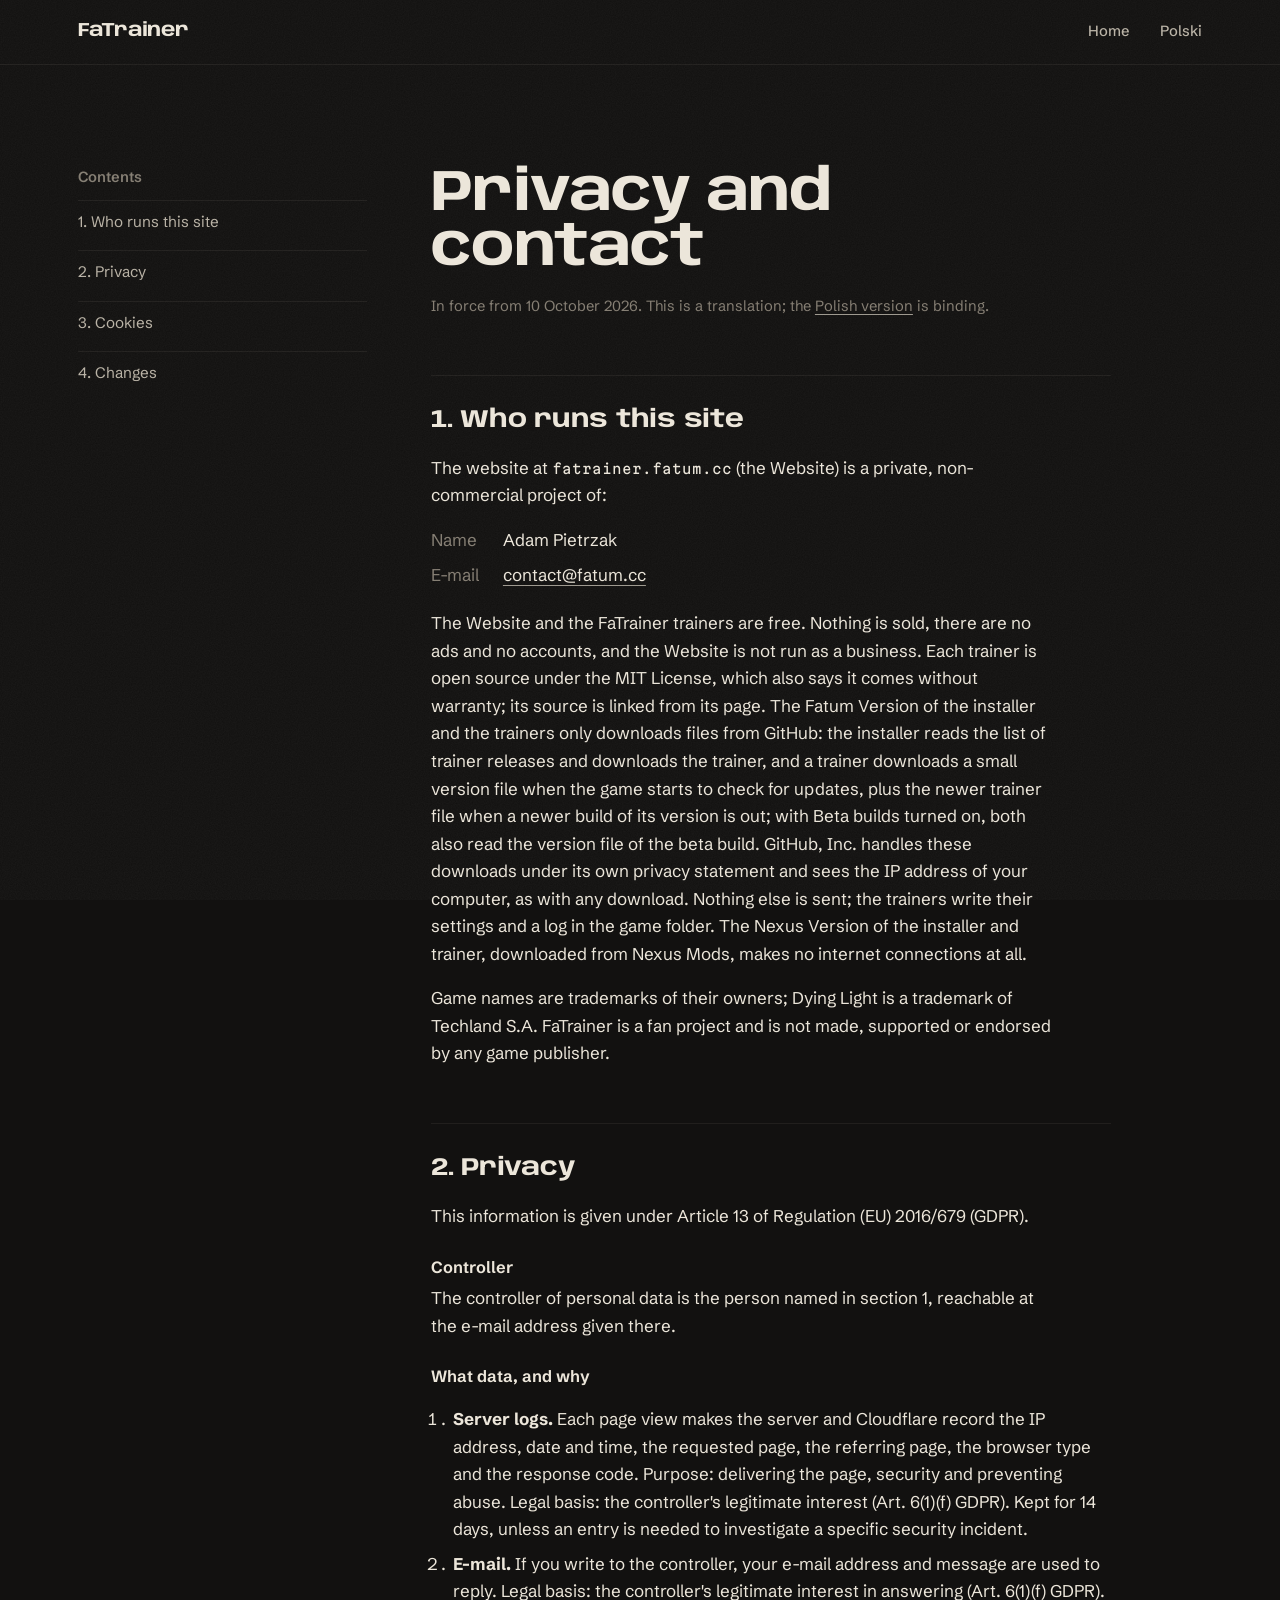
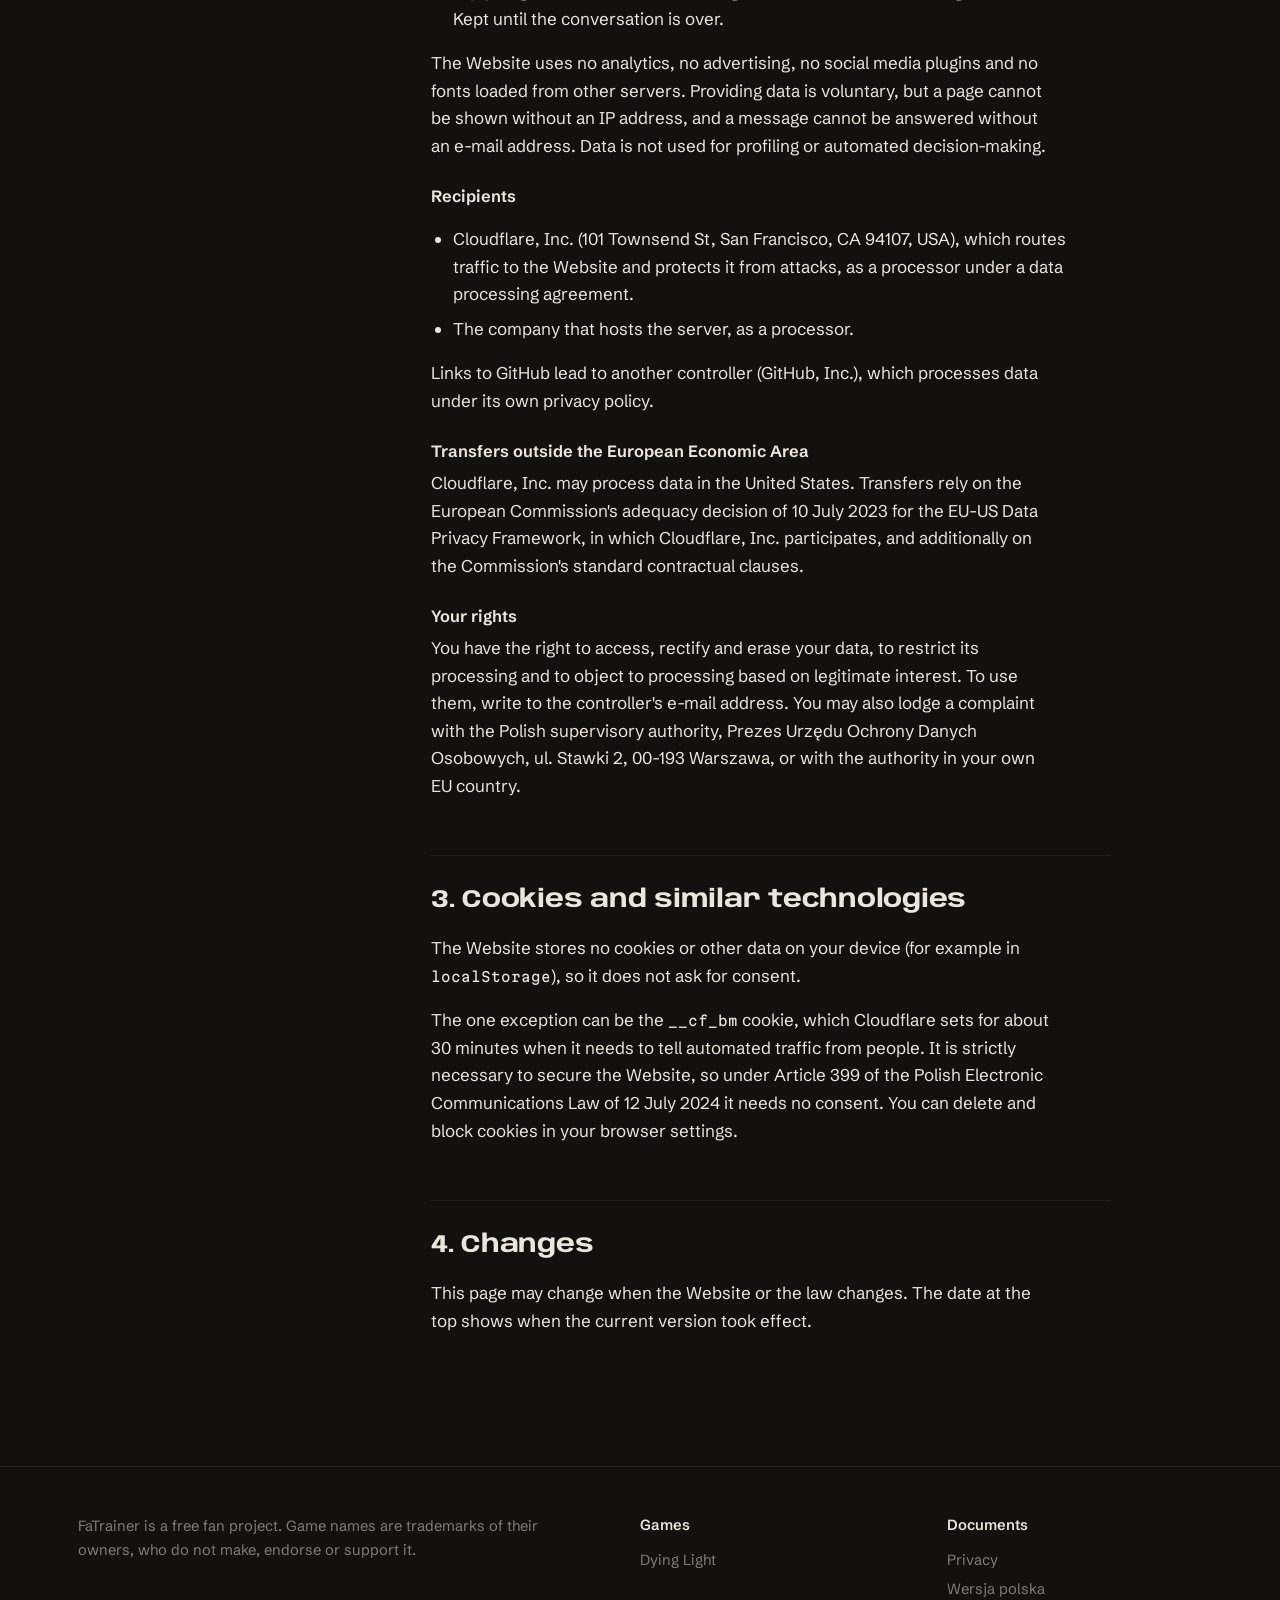
<file: site/legal.html>
<!doctype html>
<html lang="en">
<head>
<meta charset="utf-8">
<meta name="viewport" content="width=device-width, initial-scale=1">
<title>Privacy | FaTrainer</title>
<meta name="description" content="Who runs fatrainer.fatum.cc, what data a visit leaves and why the site sets no cookies.">
<meta name="theme-color" content="#121110">
<link rel="alternate" hreflang="pl" href="prawne.html">
<link rel="icon" href="assets/icon.svg" type="image/svg+xml">
<link rel="stylesheet" href="assets/style.css?v=12">
</head>
<body>
<a class="skip" href="#content">Skip to content</a>

<header class="bar">
  <div class="wrap">
    <a class="brand" href="./">FaTrainer</a>
    <nav aria-label="Main">
      <a href="./" hreflang="en">Home</a>
      <a href="prawne.html" hreflang="pl" lang="pl">Polski</a>
    </nav>
  </div>
</header>

<main class="doc" id="content">
  <div class="wrap">
    <aside aria-label="Contents">
      <h2>Contents</h2>
      <ol>
        <li><a href="#about">1. Who runs this site</a></li>
        <li><a href="#privacy">2. Privacy</a></li>
        <li><a href="#cookies">3. Cookies</a></li>
        <li><a href="#changes">4. Changes</a></li>
      </ol>
    </aside>

    <article>
      <h1>Privacy and contact</h1>
      <p class="meta">In force from 10 October 2026. This is a translation; the <a href="prawne.html" hreflang="pl">Polish version</a> is binding.</p>

      <h2 id="about">1. Who runs this site</h2>
      <p>The website at <code>fatrainer.fatum.cc</code> (the Website) is a private, non-commercial project of:</p>
      <dl>
        <dt>Name</dt><dd>Adam Pietrzak</dd>
        <dt>E-mail</dt><dd><a href="mailto:contact@fatum.cc">contact@fatum.cc</a></dd>
      </dl>
      <p>The Website and the FaTrainer trainers are free. Nothing is sold, there are no ads and no accounts, and the Website is not run as a business. Each trainer is open source under the MIT License, which also says it comes without warranty; its source is linked from its page. The Fatum Version of the installer and the trainers only downloads files from GitHub: the installer reads the list of trainer releases and downloads the trainer, and a trainer downloads a small version file when the game starts to check for updates, plus the newer trainer file when a newer build of its version is out; with Beta builds turned on, both also read the version file of the beta build. GitHub, Inc. handles these downloads under its own privacy statement and sees the IP address of your computer, as with any download. Nothing else is sent; the trainers write their settings and a log in the game folder. The Nexus Version of the installer and trainer, downloaded from Nexus Mods, makes no internet connections at all.</p>
      <p>Game names are trademarks of their owners; Dying Light is a trademark of Techland S.A. FaTrainer is a fan project and is not made, supported or endorsed by any game publisher.</p>

      <h2 id="privacy">2. Privacy</h2>
      <p>This information is given under Article 13 of Regulation (EU) 2016/679 (GDPR).</p>

      <h3>Controller</h3>
      <p>The controller of personal data is the person named in section 1, reachable at the e-mail address given there.</p>

      <h3>What data, and why</h3>
      <ol>
        <li><strong>Server logs.</strong> Each page view makes the server and Cloudflare record the IP address, date and time, the requested page, the referring page, the browser type and the response code. Purpose: delivering the page, security and preventing abuse. Legal basis: the controller's legitimate interest (Art. 6(1)(f) GDPR). Kept for 14 days, unless an entry is needed to investigate a specific security incident.</li>
        <li><strong>E-mail.</strong> If you write to the controller, your e-mail address and message are used to reply. Legal basis: the controller's legitimate interest in answering (Art. 6(1)(f) GDPR). Kept until the conversation is over.</li>
      </ol>
      <p>The Website uses no analytics, no advertising, no social media plugins and no fonts loaded from other servers. Providing data is voluntary, but a page cannot be shown without an IP address, and a message cannot be answered without an e-mail address. Data is not used for profiling or automated decision-making.</p>

      <h3>Recipients</h3>
      <ul>
        <li>Cloudflare, Inc. (101 Townsend St, San Francisco, CA 94107, USA), which routes traffic to the Website and protects it from attacks, as a processor under a data processing agreement.</li>
        <li>The company that hosts the server, as a processor.</li>
      </ul>
      <p>Links to GitHub lead to another controller (GitHub, Inc.), which processes data under its own privacy policy.</p>

      <h3>Transfers outside the European Economic Area</h3>
      <p>Cloudflare, Inc. may process data in the United States. Transfers rely on the European Commission's adequacy decision of 10 July 2023 for the EU-US Data Privacy Framework, in which Cloudflare, Inc. participates, and additionally on the Commission's standard contractual clauses.</p>

      <h3>Your rights</h3>
      <p>You have the right to access, rectify and erase your data, to restrict its processing and to object to processing based on legitimate interest. To use them, write to the controller's e-mail address. You may also lodge a complaint with the Polish supervisory authority, Prezes Urzędu Ochrony Danych Osobowych, ul. Stawki 2, 00-193 Warszawa, or with the authority in your own EU country.</p>

      <h2 id="cookies">3. Cookies and similar technologies</h2>
      <p>The Website stores no cookies or other data on your device (for example in <code>localStorage</code>), so it does not ask for consent.</p>
      <p>The one exception can be the <code>__cf_bm</code> cookie, which Cloudflare sets for about 30 minutes when it needs to tell automated traffic from people. It is strictly necessary to secure the Website, so under Article 399 of the Polish Electronic Communications Law of 12 July 2024 it needs no consent. You can delete and block cookies in your browser settings.</p>

      <h2 id="changes">4. Changes</h2>
      <p>This page may change when the Website or the law changes. The date at the top shows when the current version took effect.</p>
    </article>
  </div>
</main>

<footer class="foot">
  <div class="wrap">
    <div><p>FaTrainer is a free fan project. Game names are trademarks of their owners, who do not make, endorse or support it.</p></div>
    <div><h2>Games</h2><ul><li><a href="dying-light/">Dying Light</a></li></ul></div>
    <div><h2>Documents</h2><ul><li><a href="#privacy">Privacy</a></li><li><a href="prawne.html" hreflang="pl" lang="pl">Wersja polska</a></li></ul></div>
  </div>
</footer>
</body>
</html>
</file>
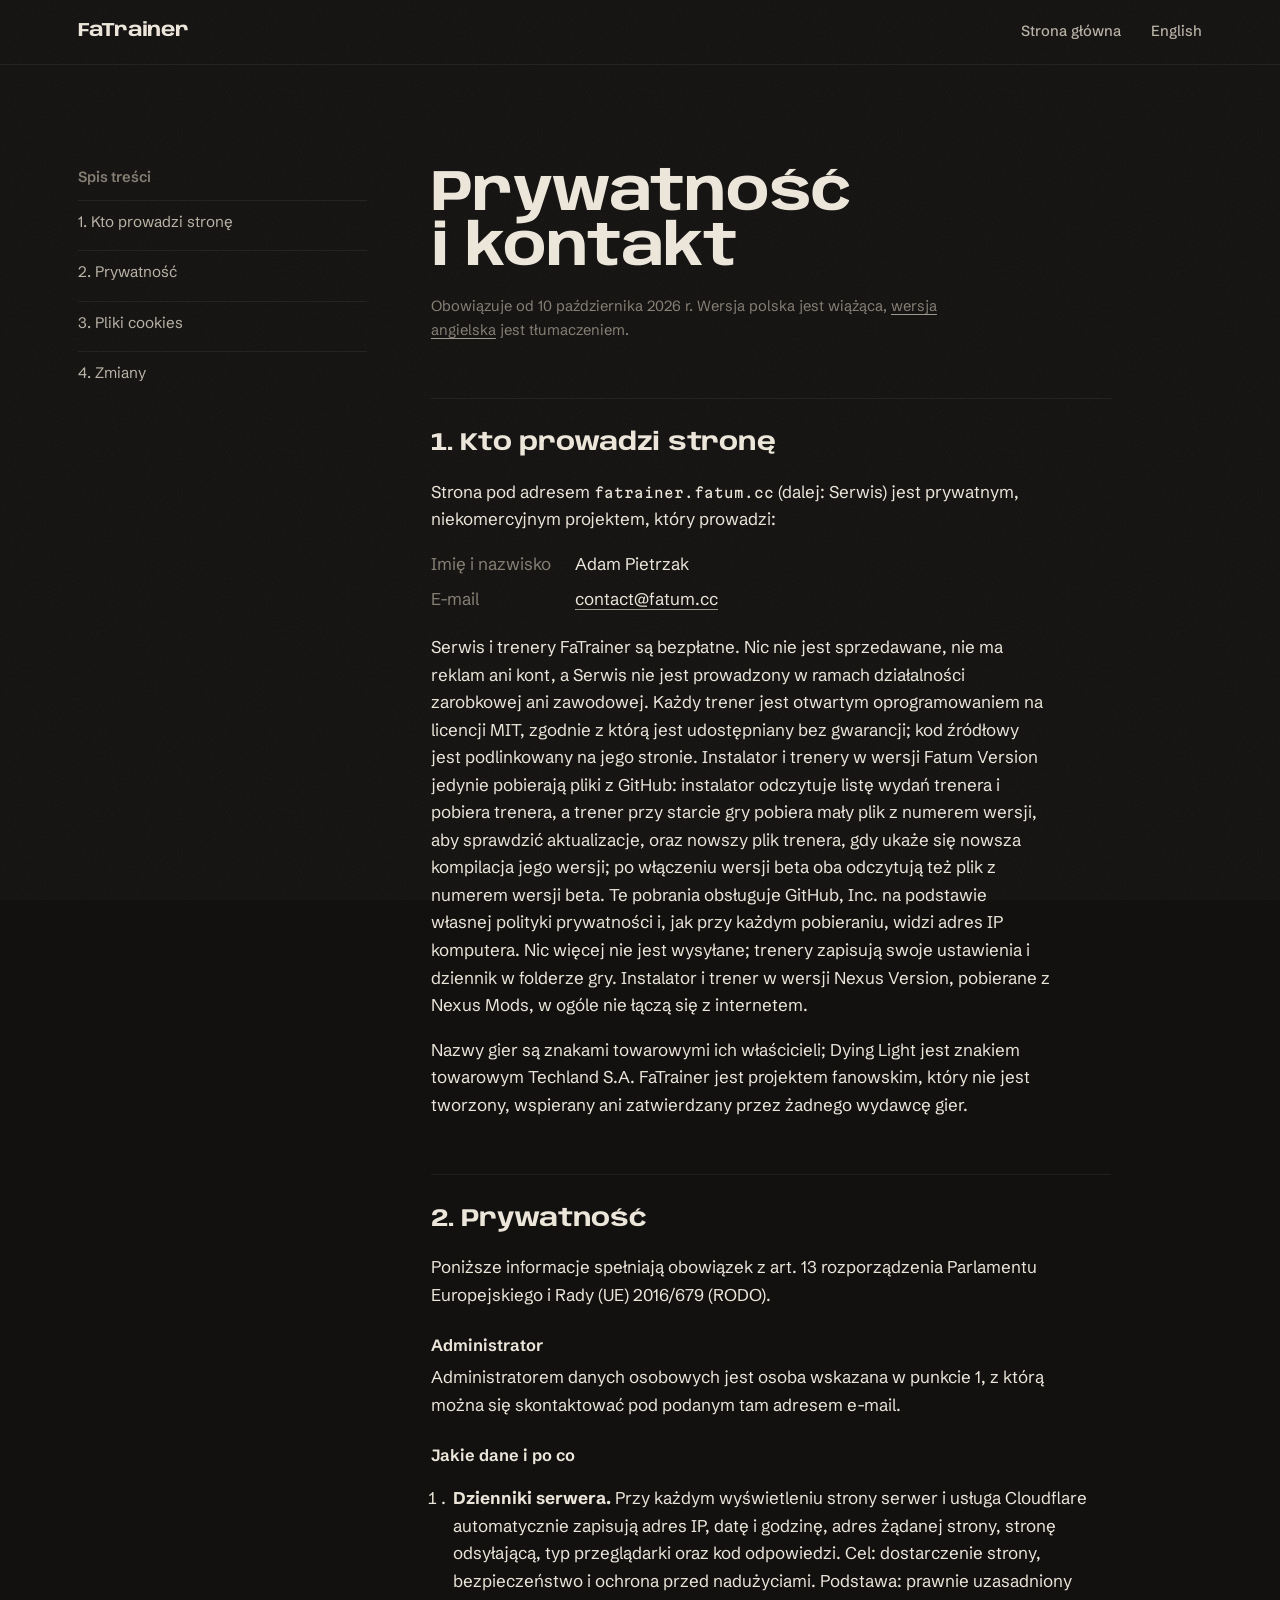
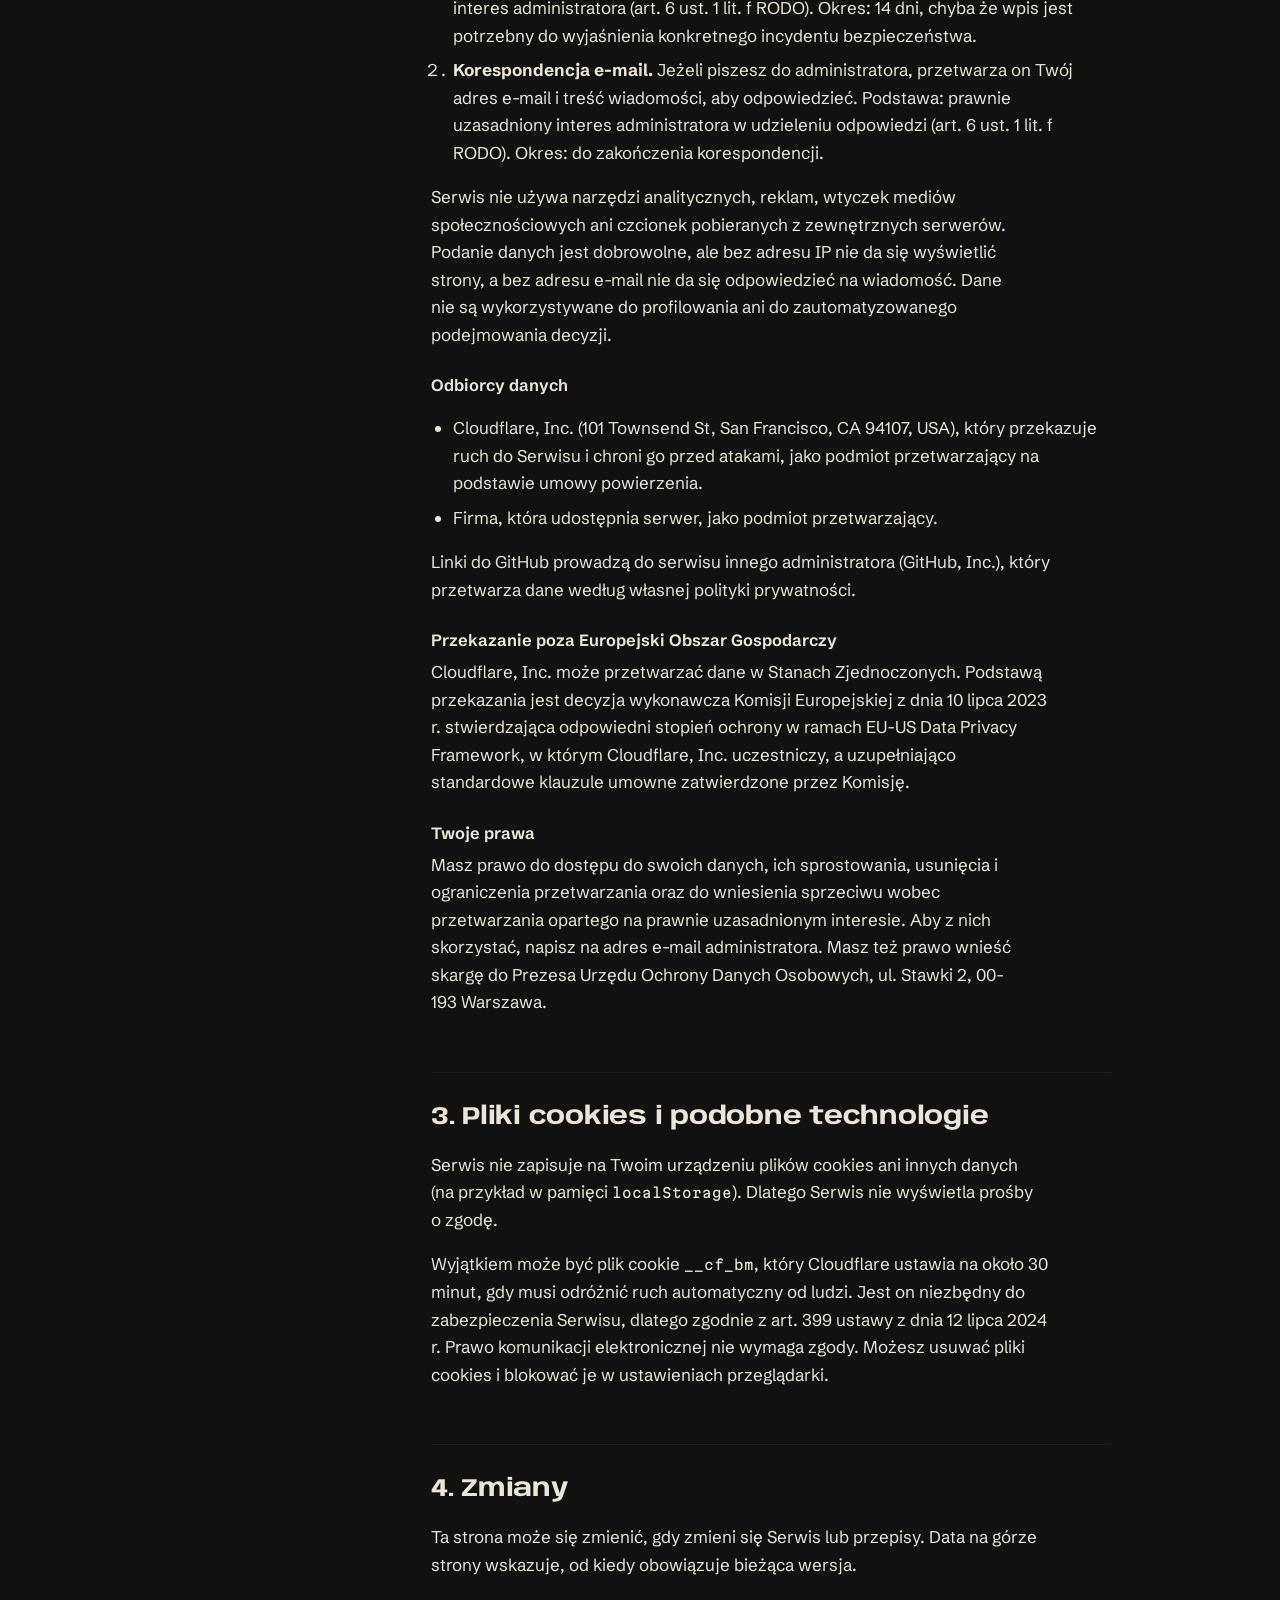
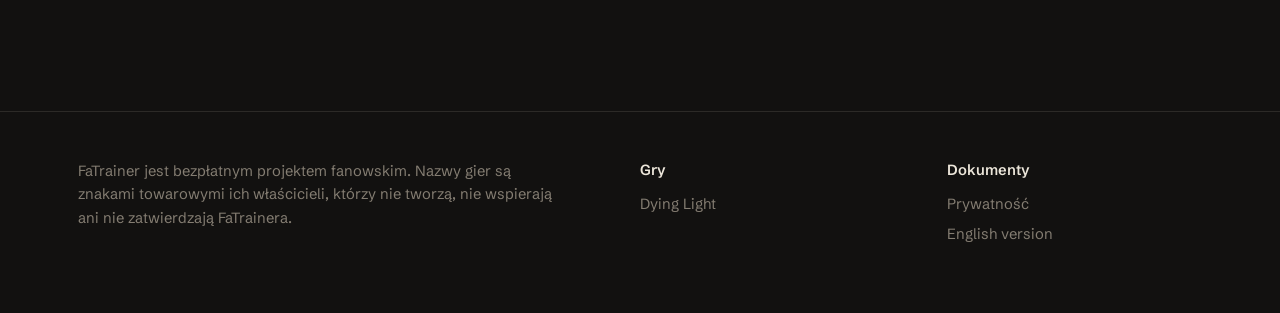
<file: site/prawne.html>
<!doctype html>
<html lang="pl">
<head>
<meta charset="utf-8">
<meta name="viewport" content="width=device-width, initial-scale=1">
<title>Prywatność | FaTrainer</title>
<meta name="description" content="Kto prowadzi fatrainer.fatum.cc, jakie dane zostawia wizyta i dlaczego strona nie używa plików cookies.">
<meta name="theme-color" content="#121110">
<link rel="alternate" hreflang="en" href="legal.html">
<link rel="icon" href="assets/icon.svg" type="image/svg+xml">
<link rel="stylesheet" href="assets/style.css?v=12">
</head>
<body>
<a class="skip" href="#tresc">Przejdź do treści</a>

<header class="bar">
  <div class="wrap">
    <a class="brand" href="./">FaTrainer</a>
    <nav aria-label="Nawigacja">
      <a href="./" hreflang="en">Strona główna</a>
      <a href="legal.html" hreflang="en" lang="en">English</a>
    </nav>
  </div>
</header>

<main class="doc" id="tresc">
  <div class="wrap">
    <aside aria-label="Spis treści">
      <h2>Spis treści</h2>
      <ol>
        <li><a href="#kto">1. Kto prowadzi stronę</a></li>
        <li><a href="#prywatnosc">2. Prywatność</a></li>
        <li><a href="#cookies">3. Pliki cookies</a></li>
        <li><a href="#zmiany">4. Zmiany</a></li>
      </ol>
    </aside>

    <article>
      <h1>Prywatność i kontakt</h1>
      <p class="meta">Obowiązuje od 10 października 2026 r. Wersja polska jest wiążąca, <a href="legal.html" hreflang="en">wersja angielska</a> jest tłumaczeniem.</p>

      <h2 id="kto">1. Kto prowadzi stronę</h2>
      <p>Strona pod adresem <code>fatrainer.fatum.cc</code> (dalej: Serwis) jest prywatnym, niekomercyjnym projektem, który prowadzi:</p>
      <dl>
        <dt>Imię i nazwisko</dt><dd>Adam Pietrzak</dd>
        <dt>E-mail</dt><dd><a href="mailto:contact@fatum.cc">contact@fatum.cc</a></dd>
      </dl>
      <p>Serwis i trenery FaTrainer są bezpłatne. Nic nie jest sprzedawane, nie ma reklam ani kont, a Serwis nie jest prowadzony w ramach działalności zarobkowej ani zawodowej. Każdy trener jest otwartym oprogramowaniem na licencji MIT, zgodnie z którą jest udostępniany bez gwarancji; kod źródłowy jest podlinkowany na jego stronie. Instalator i trenery w wersji Fatum Version jedynie pobierają pliki z GitHub: instalator odczytuje listę wydań trenera i pobiera trenera, a trener przy starcie gry pobiera mały plik z numerem wersji, aby sprawdzić aktualizacje, oraz nowszy plik trenera, gdy ukaże się nowsza kompilacja jego wersji; po włączeniu wersji beta oba odczytują też plik z numerem wersji beta. Te pobrania obsługuje GitHub, Inc. na podstawie własnej polityki prywatności i, jak przy każdym pobieraniu, widzi adres IP komputera. Nic więcej nie jest wysyłane; trenery zapisują swoje ustawienia i dziennik w folderze gry. Instalator i trener w wersji Nexus Version, pobierane z Nexus Mods, w ogóle nie łączą się z internetem.</p>
      <p>Nazwy gier są znakami towarowymi ich właścicieli; Dying Light jest znakiem towarowym Techland S.A. FaTrainer jest projektem fanowskim, który nie jest tworzony, wspierany ani zatwierdzany przez żadnego wydawcę gier.</p>

      <h2 id="prywatnosc">2. Prywatność</h2>
      <p>Poniższe informacje spełniają obowiązek z art. 13 rozporządzenia Parlamentu Europejskiego i Rady (UE) 2016/679 (RODO).</p>

      <h3>Administrator</h3>
      <p>Administratorem danych osobowych jest osoba wskazana w punkcie 1, z którą można się skontaktować pod podanym tam adresem e-mail.</p>

      <h3>Jakie dane i po co</h3>
      <ol>
        <li><strong>Dzienniki serwera.</strong> Przy każdym wyświetleniu strony serwer i usługa Cloudflare automatycznie zapisują adres IP, datę i godzinę, adres żądanej strony, stronę odsyłającą, typ przeglądarki oraz kod odpowiedzi. Cel: dostarczenie strony, bezpieczeństwo i ochrona przed nadużyciami. Podstawa: prawnie uzasadniony interes administratora (art. 6 ust. 1 lit. f RODO). Okres: 14 dni, chyba że wpis jest potrzebny do wyjaśnienia konkretnego incydentu bezpieczeństwa.</li>
        <li><strong>Korespondencja e-mail.</strong> Jeżeli piszesz do administratora, przetwarza on Twój adres e-mail i treść wiadomości, aby odpowiedzieć. Podstawa: prawnie uzasadniony interes administratora w udzieleniu odpowiedzi (art. 6 ust. 1 lit. f RODO). Okres: do zakończenia korespondencji.</li>
      </ol>
      <p>Serwis nie używa narzędzi analitycznych, reklam, wtyczek mediów społecznościowych ani czcionek pobieranych z zewnętrznych serwerów. Podanie danych jest dobrowolne, ale bez adresu IP nie da się wyświetlić strony, a bez adresu e-mail nie da się odpowiedzieć na wiadomość. Dane nie są wykorzystywane do profilowania ani do zautomatyzowanego podejmowania decyzji.</p>

      <h3>Odbiorcy danych</h3>
      <ul>
        <li>Cloudflare, Inc. (101 Townsend St, San Francisco, CA 94107, USA), który przekazuje ruch do Serwisu i chroni go przed atakami, jako podmiot przetwarzający na podstawie umowy powierzenia.</li>
        <li>Firma, która udostępnia serwer, jako podmiot przetwarzający.</li>
      </ul>
      <p>Linki do GitHub prowadzą do serwisu innego administratora (GitHub, Inc.), który przetwarza dane według własnej polityki prywatności.</p>

      <h3>Przekazanie poza Europejski Obszar Gospodarczy</h3>
      <p>Cloudflare, Inc. może przetwarzać dane w Stanach Zjednoczonych. Podstawą przekazania jest decyzja wykonawcza Komisji Europejskiej z dnia 10 lipca 2023 r. stwierdzająca odpowiedni stopień ochrony w ramach EU-US Data Privacy Framework, w którym Cloudflare, Inc. uczestniczy, a uzupełniająco standardowe klauzule umowne zatwierdzone przez Komisję.</p>

      <h3>Twoje prawa</h3>
      <p>Masz prawo do dostępu do swoich danych, ich sprostowania, usunięcia i ograniczenia przetwarzania oraz do wniesienia sprzeciwu wobec przetwarzania opartego na prawnie uzasadnionym interesie. Aby z nich skorzystać, napisz na adres e-mail administratora. Masz też prawo wnieść skargę do Prezesa Urzędu Ochrony Danych Osobowych, ul. Stawki 2, 00-193 Warszawa.</p>

      <h2 id="cookies">3. Pliki cookies i podobne technologie</h2>
      <p>Serwis nie zapisuje na Twoim urządzeniu plików cookies ani innych danych (na przykład w pamięci <code>localStorage</code>). Dlatego Serwis nie wyświetla prośby o zgodę.</p>
      <p>Wyjątkiem może być plik cookie <code>__cf_bm</code>, który Cloudflare ustawia na około 30 minut, gdy musi odróżnić ruch automatyczny od ludzi. Jest on niezbędny do zabezpieczenia Serwisu, dlatego zgodnie z art. 399 ustawy z dnia 12 lipca 2024 r. Prawo komunikacji elektronicznej nie wymaga zgody. Możesz usuwać pliki cookies i blokować je w ustawieniach przeglądarki.</p>

      <h2 id="zmiany">4. Zmiany</h2>
      <p>Ta strona może się zmienić, gdy zmieni się Serwis lub przepisy. Data na górze strony wskazuje, od kiedy obowiązuje bieżąca wersja.</p>
    </article>
  </div>
</main>

<footer class="foot">
  <div class="wrap">
    <div><p>FaTrainer jest bezpłatnym projektem fanowskim. Nazwy gier są znakami towarowymi ich właścicieli, którzy nie tworzą, nie wspierają ani nie zatwierdzają FaTrainera.</p></div>
    <div><h2>Gry</h2><ul><li><a href="dying-light/" lang="en">Dying Light</a></li></ul></div>
    <div><h2>Dokumenty</h2><ul><li><a href="#prywatnosc">Prywatność</a></li><li><a href="legal.html" hreflang="en" lang="en">English version</a></li></ul></div>
  </div>
</footer>
</body>
</html>
</file>
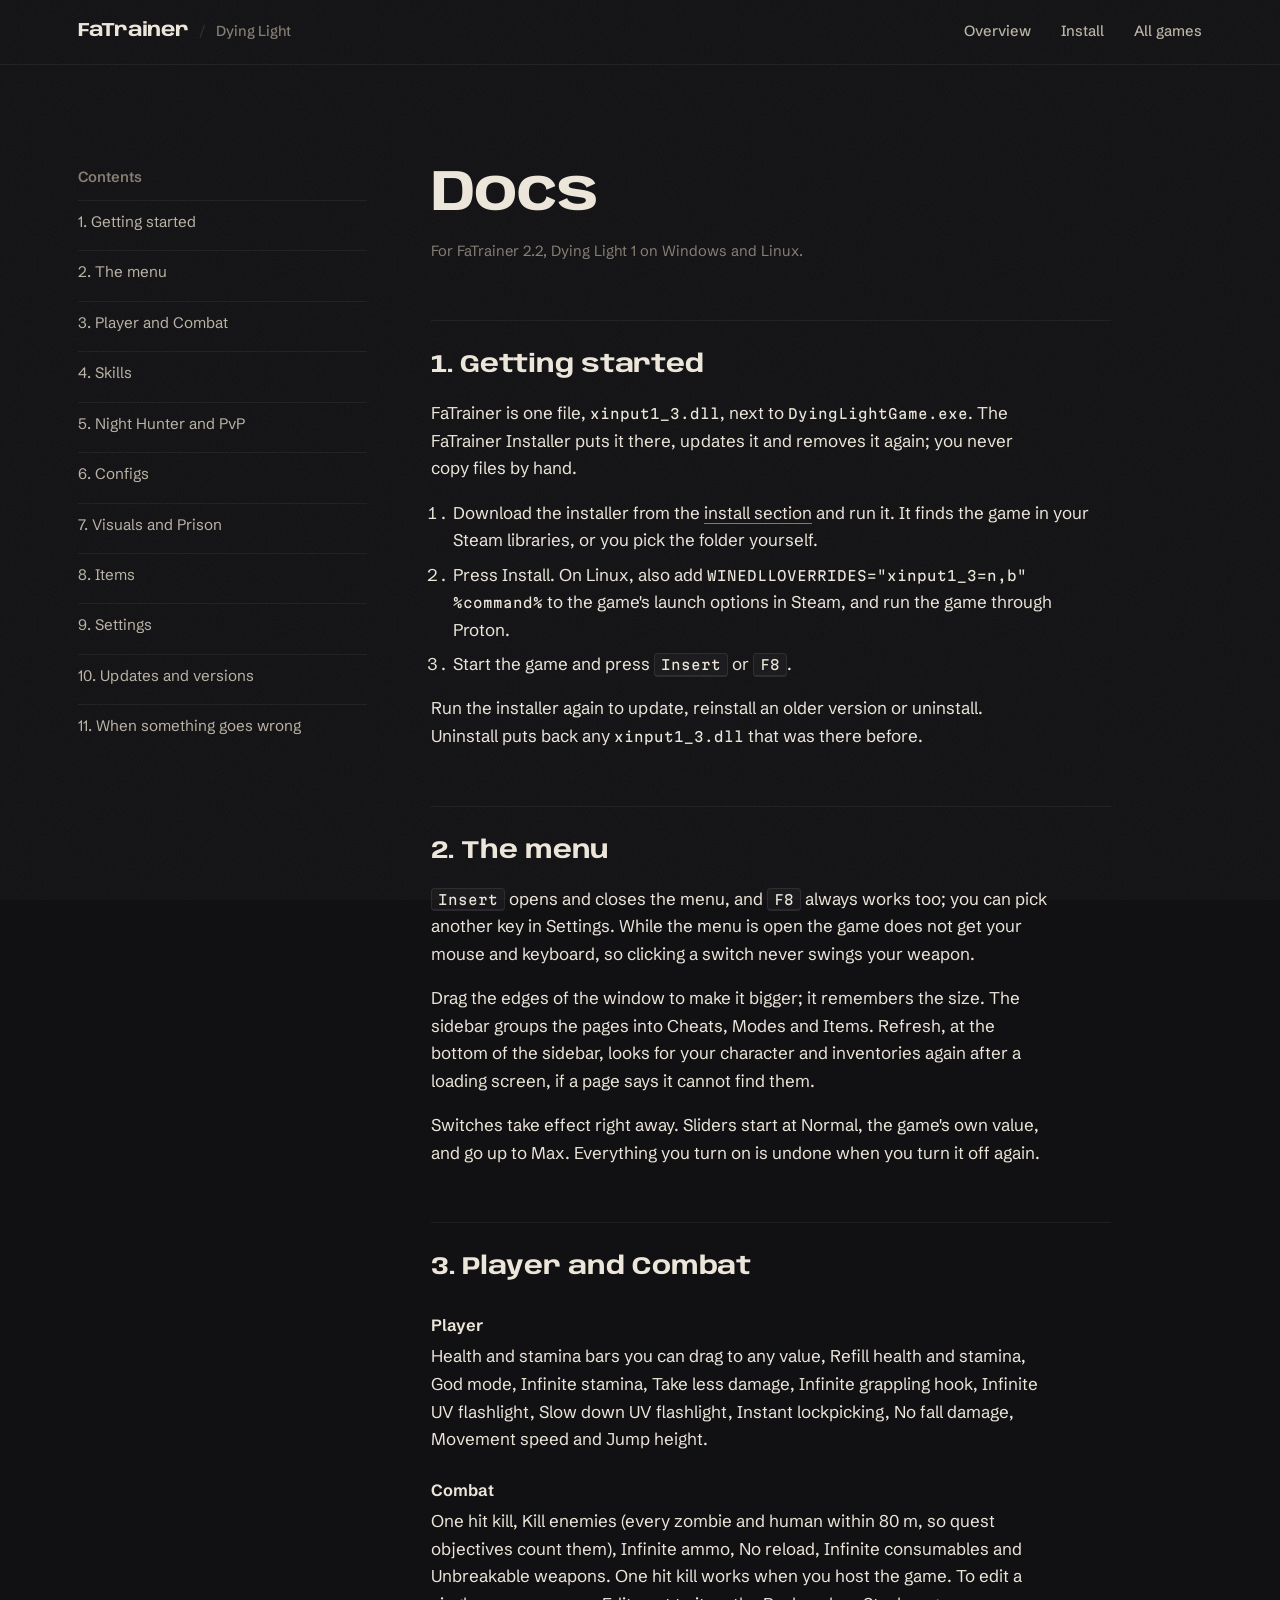
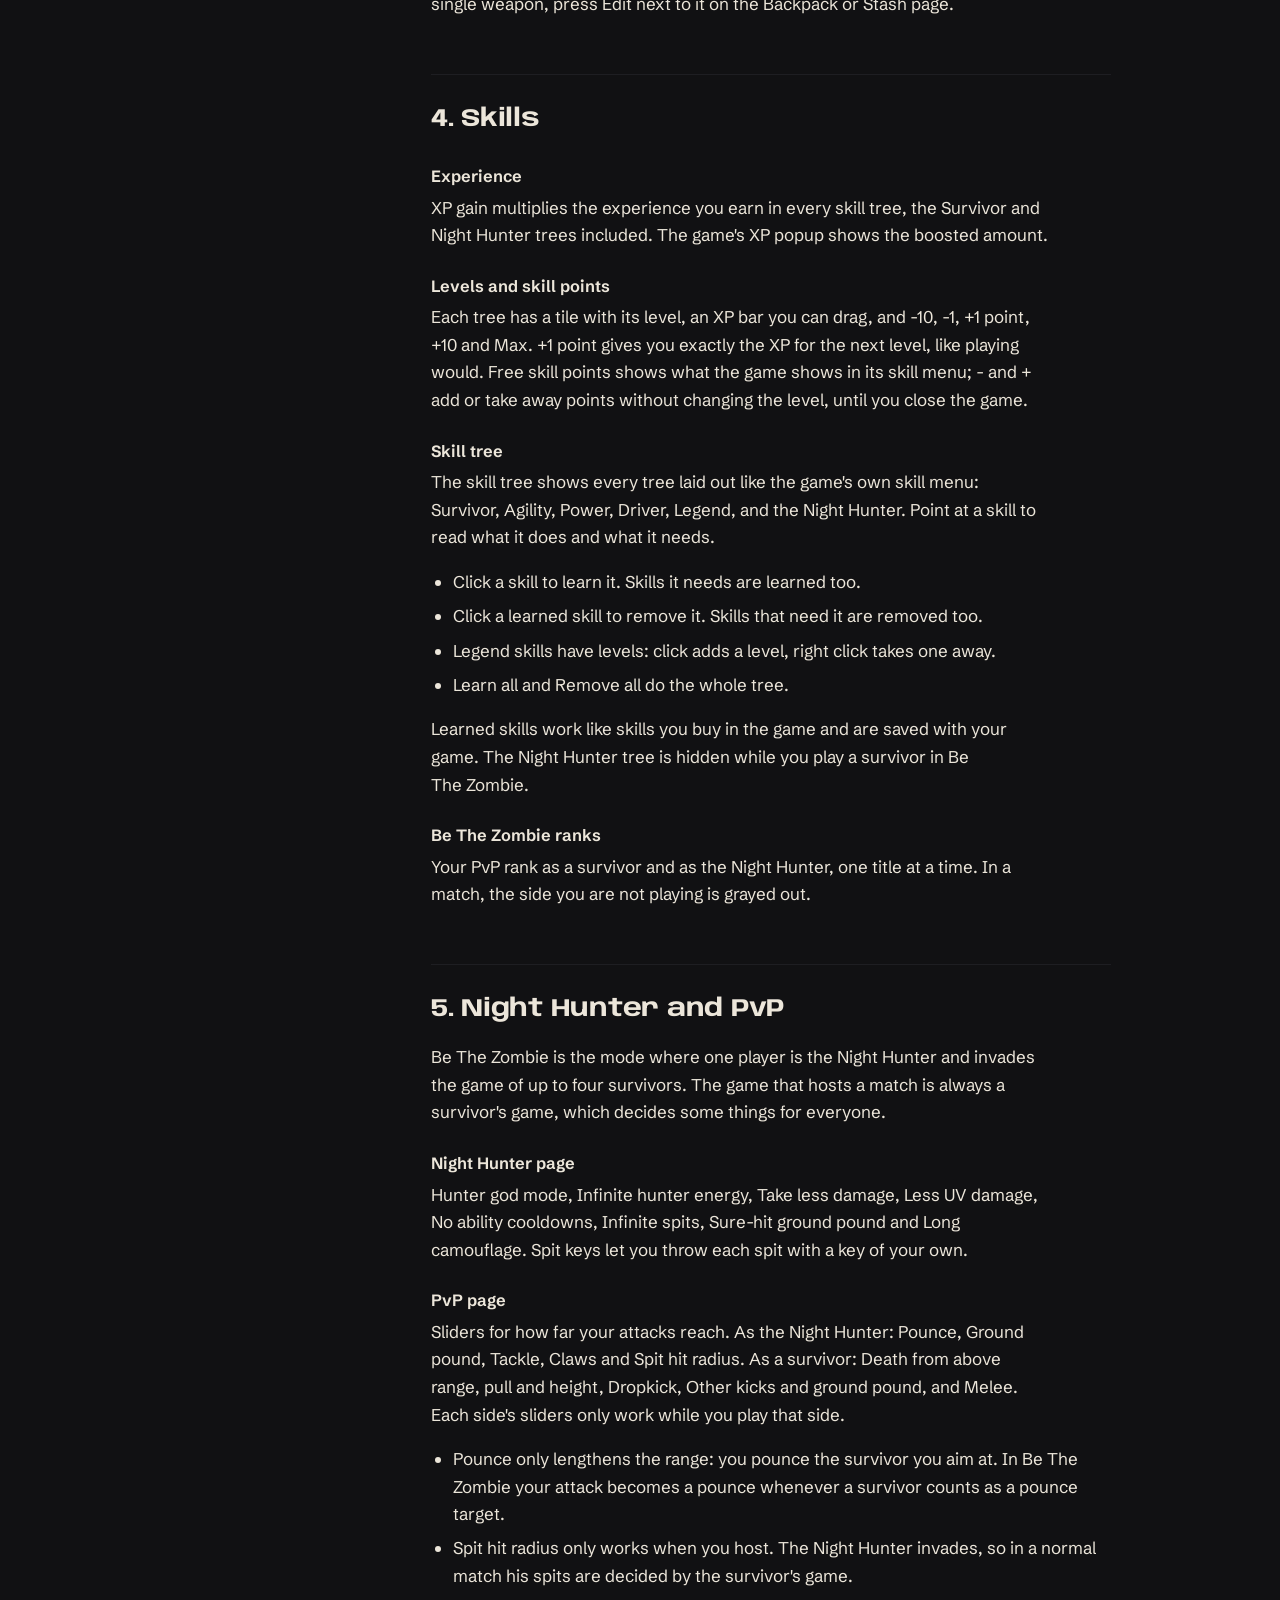
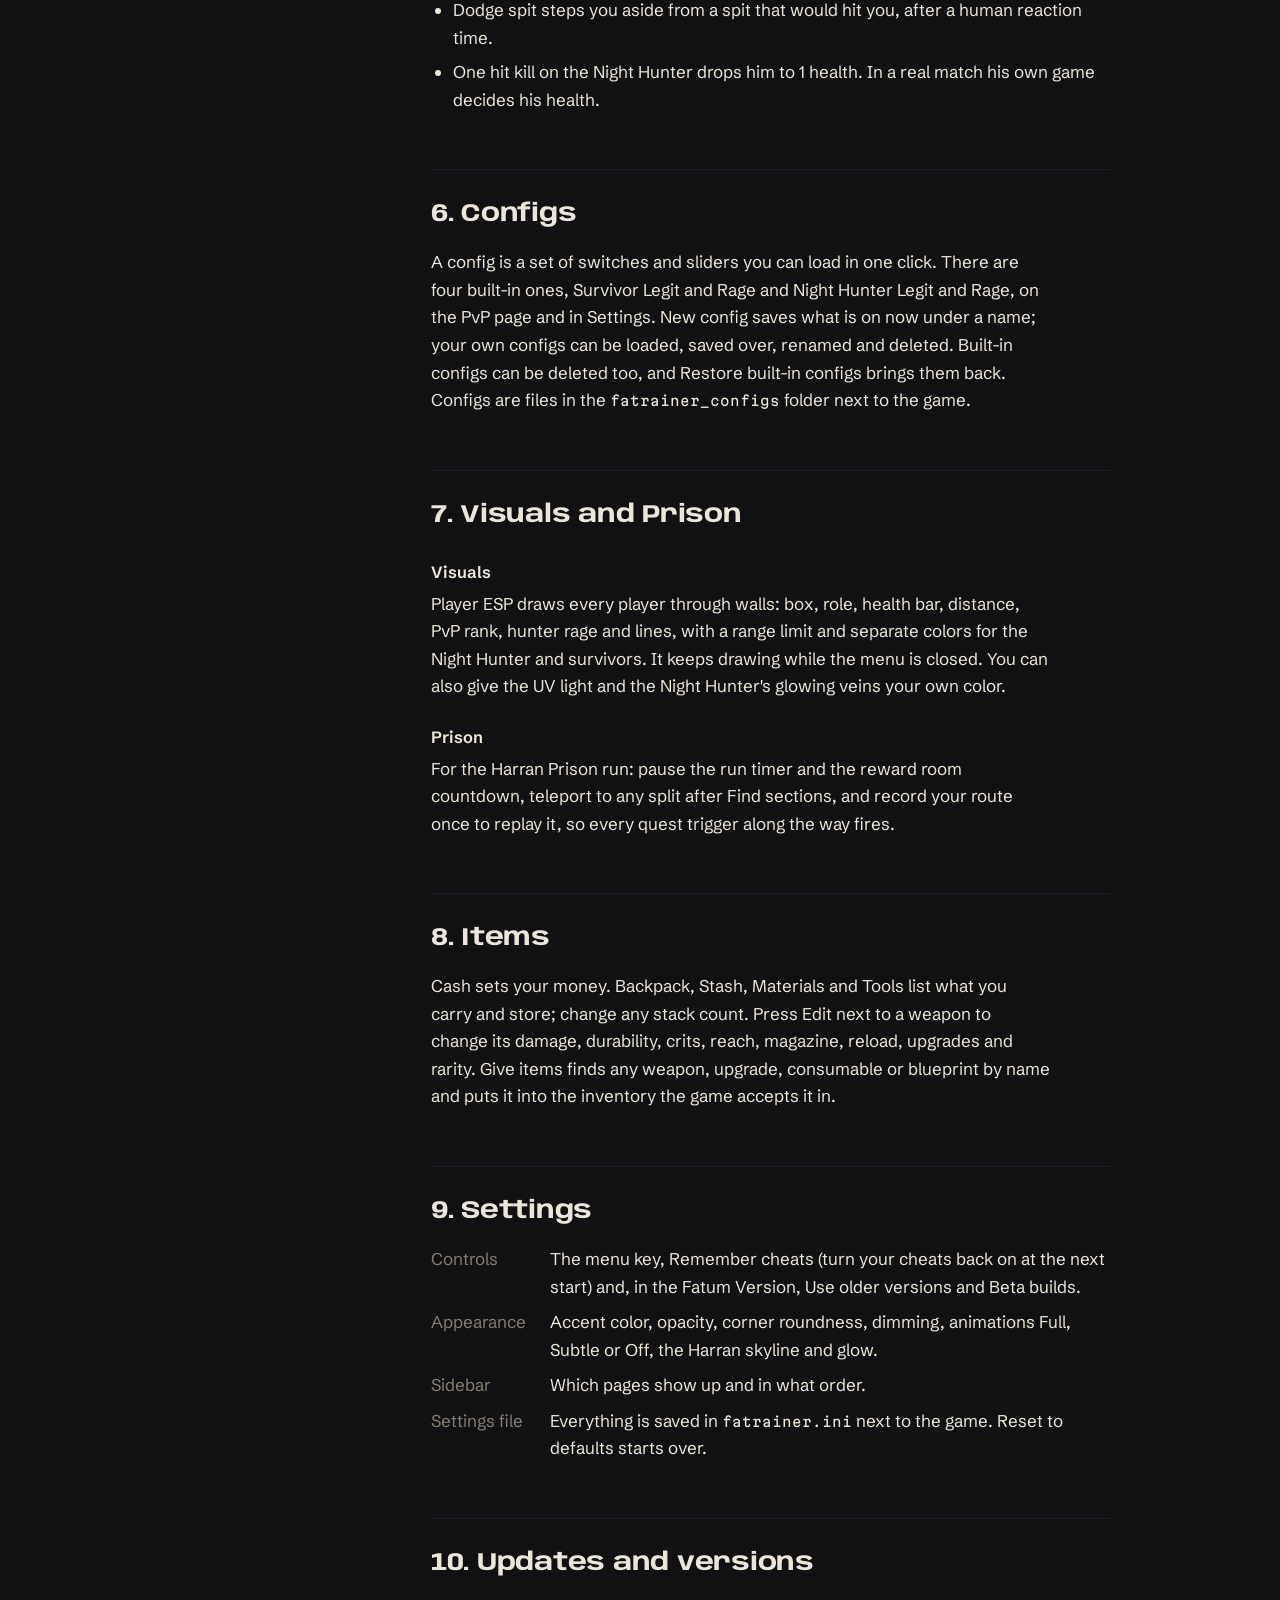
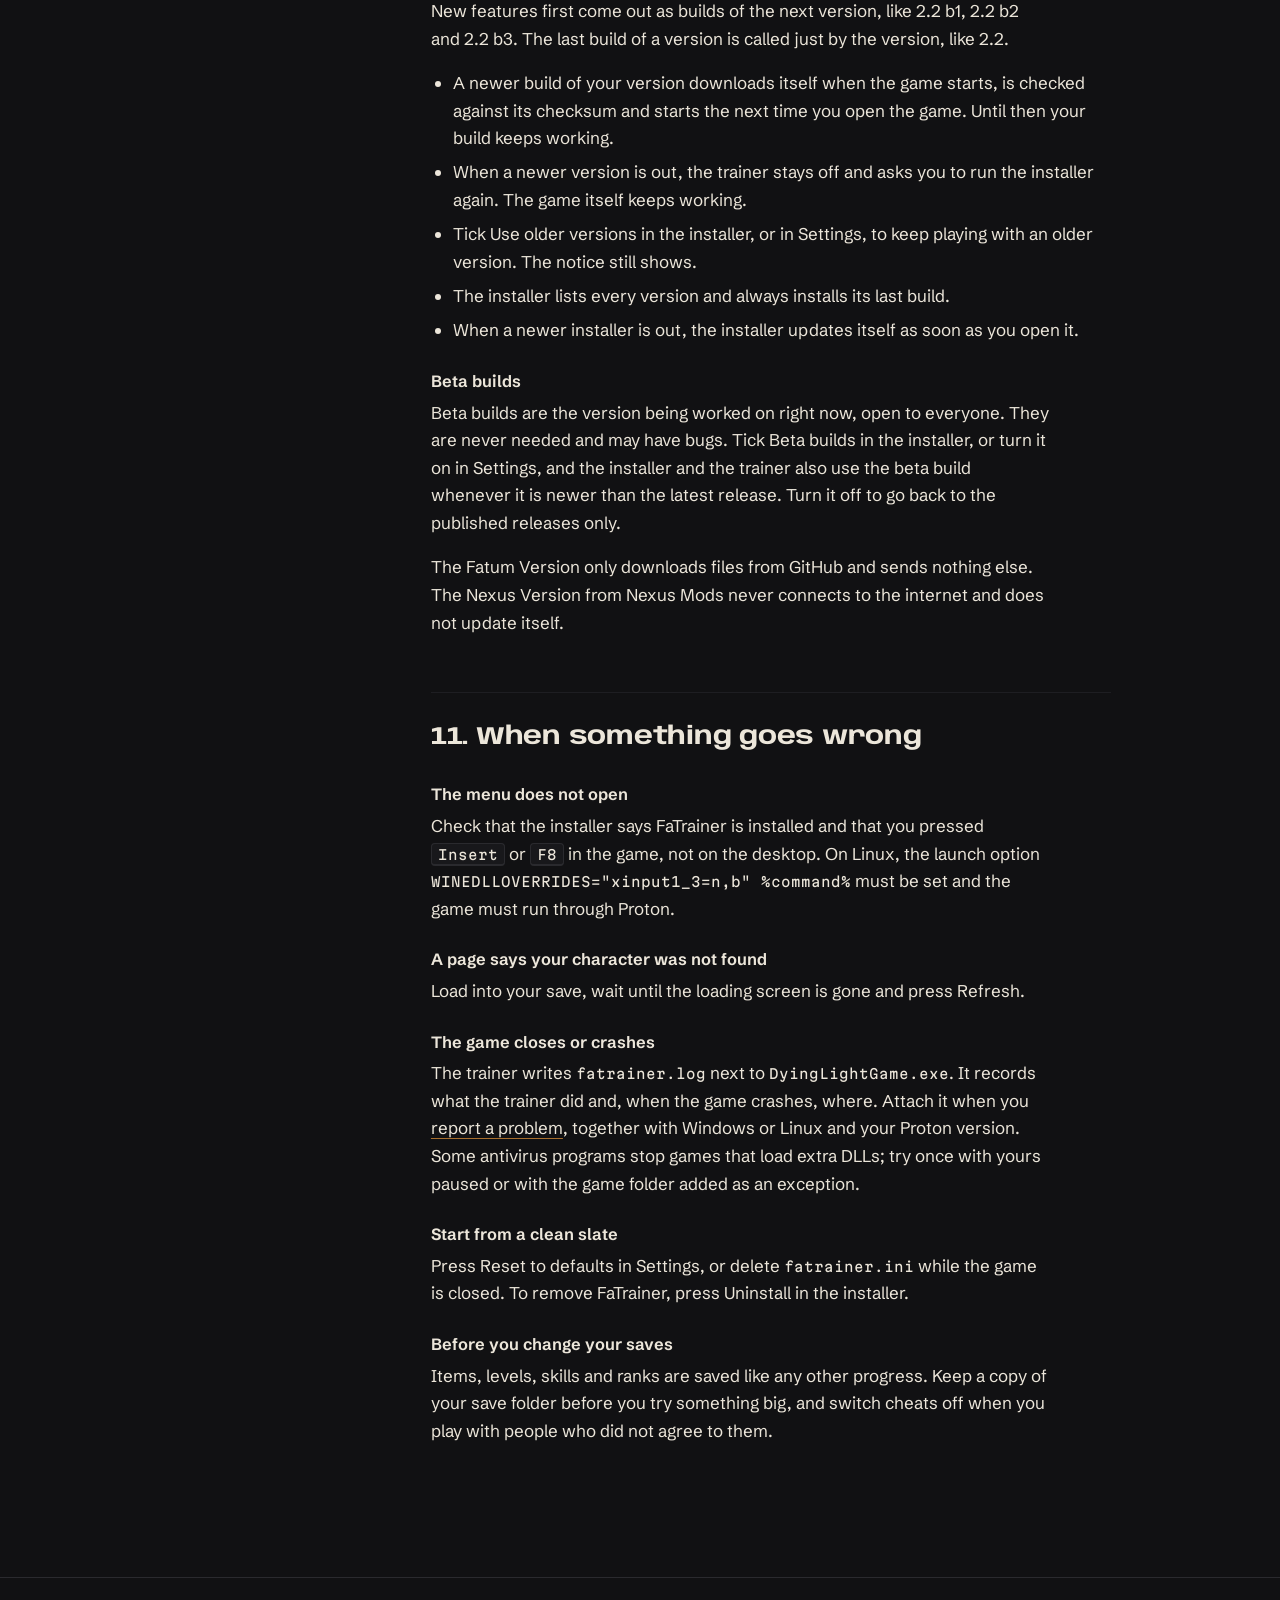
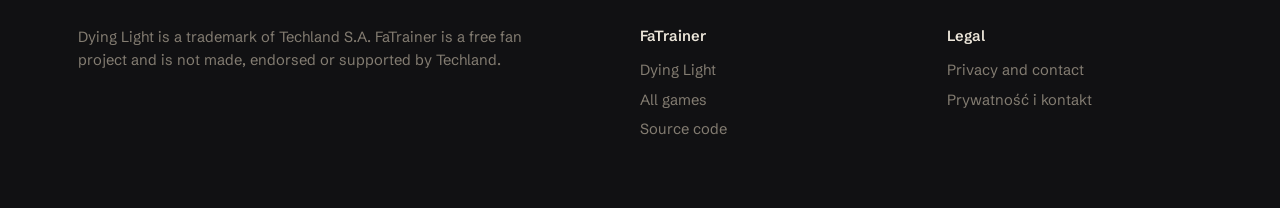
<file: site/dying-light/docs.html>
<!doctype html>
<html lang="en" data-game="dying-light">
<head>
<meta charset="utf-8">
<meta name="viewport" content="width=device-width, initial-scale=1">
<title>Docs | FaTrainer for Dying Light</title>
<meta name="description" content="How to install FaTrainer for Dying Light, what every page of the menu does, Be The Zombie, updates and what to do when something goes wrong.">
<meta name="theme-color" content="#111113">
<link rel="icon" href="../assets/icon.svg" type="image/svg+xml">
<link rel="stylesheet" href="../assets/style.css?v=12">
</head>
<body>
<a class="skip" href="#content">Skip to content</a>

<header class="bar">
  <div class="wrap">
    <a class="brand" href="../">FaTrainer <small>Dying Light</small></a>
    <nav aria-label="Main">
      <a href="./">Overview</a>
      <a href="./#install">Install</a>
      <a href="../">All games</a>
    </nav>
  </div>
</header>

<main class="doc" id="content">
  <div class="wrap">
    <aside aria-label="Contents">
      <h2>Contents</h2>
      <ol>
        <li><a href="#start">1. Getting started</a></li>
        <li><a href="#menu">2. The menu</a></li>
        <li><a href="#player">3. Player and Combat</a></li>
        <li><a href="#skills">4. Skills</a></li>
        <li><a href="#hunter">5. Night Hunter and PvP</a></li>
        <li><a href="#configs">6. Configs</a></li>
        <li><a href="#visuals">7. Visuals and Prison</a></li>
        <li><a href="#items">8. Items</a></li>
        <li><a href="#settings">9. Settings</a></li>
        <li><a href="#updates">10. Updates and versions</a></li>
        <li><a href="#trouble">11. When something goes wrong</a></li>
      </ol>
    </aside>

    <article>
      <h1>Docs</h1>
      <p class="meta">For FaTrainer 2.2, Dying Light 1 on Windows and Linux.</p>

      <h2 id="start">1. Getting started</h2>
      <p>FaTrainer is one file, <code>xinput1_3.dll</code>, next to <code>DyingLightGame.exe</code>. The FaTrainer Installer puts it there, updates it and removes it again; you never copy files by hand.</p>
      <ol>
        <li>Download the installer from the <a href="./#install">install section</a> and run it. It finds the game in your Steam libraries, or you pick the folder yourself.</li>
        <li>Press Install. On Linux, also add <code>WINEDLLOVERRIDES="xinput1_3=n,b" %command%</code> to the game's launch options in Steam, and run the game through Proton.</li>
        <li>Start the game and press <kbd>Insert</kbd> or <kbd>F8</kbd>.</li>
      </ol>
      <p>Run the installer again to update, reinstall an older version or uninstall. Uninstall puts back any <code>xinput1_3.dll</code> that was there before.</p>

      <h2 id="menu">2. The menu</h2>
      <p><kbd>Insert</kbd> opens and closes the menu, and <kbd>F8</kbd> always works too; you can pick another key in Settings. While the menu is open the game does not get your mouse and keyboard, so clicking a switch never swings your weapon.</p>
      <p>Drag the edges of the window to make it bigger; it remembers the size. The sidebar groups the pages into Cheats, Modes and Items. Refresh, at the bottom of the sidebar, looks for your character and inventories again after a loading screen, if a page says it cannot find them.</p>
      <p>Switches take effect right away. Sliders start at Normal, the game's own value, and go up to Max. Everything you turn on is undone when you turn it off again.</p>

      <h2 id="player">3. Player and Combat</h2>
      <h3>Player</h3>
      <p>Health and stamina bars you can drag to any value, Refill health and stamina, God mode, Infinite stamina, Take less damage, Infinite grappling hook, Infinite UV flashlight, Slow down UV flashlight, Instant lockpicking, No fall damage, Movement speed and Jump height.</p>
      <h3>Combat</h3>
      <p>One hit kill, Kill enemies (every zombie and human within 80 m, so quest objectives count them), Infinite ammo, No reload, Infinite consumables and Unbreakable weapons. One hit kill works when you host the game. To edit a single weapon, press Edit next to it on the Backpack or Stash page.</p>

      <h2 id="skills">4. Skills</h2>
      <h3>Experience</h3>
      <p>XP gain multiplies the experience you earn in every skill tree, the Survivor and Night Hunter trees included. The game's XP popup shows the boosted amount.</p>
      <h3>Levels and skill points</h3>
      <p>Each tree has a tile with its level, an XP bar you can drag, and -10, -1, +1 point, +10 and Max. +1 point gives you exactly the XP for the next level, like playing would. Free skill points shows what the game shows in its skill menu; - and + add or take away points without changing the level, until you close the game.</p>
      <h3>Skill tree</h3>
      <p>The skill tree shows every tree laid out like the game's own skill menu: Survivor, Agility, Power, Driver, Legend, and the Night Hunter. Point at a skill to read what it does and what it needs.</p>
      <ul>
        <li>Click a skill to learn it. Skills it needs are learned too.</li>
        <li>Click a learned skill to remove it. Skills that need it are removed too.</li>
        <li>Legend skills have levels: click adds a level, right click takes one away.</li>
        <li>Learn all and Remove all do the whole tree.</li>
      </ul>
      <p>Learned skills work like skills you buy in the game and are saved with your game. The Night Hunter tree is hidden while you play a survivor in Be The Zombie.</p>
      <h3>Be The Zombie ranks</h3>
      <p>Your PvP rank as a survivor and as the Night Hunter, one title at a time. In a match, the side you are not playing is grayed out.</p>

      <h2 id="hunter">5. Night Hunter and PvP</h2>
      <p>Be The Zombie is the mode where one player is the Night Hunter and invades the game of up to four survivors. The game that hosts a match is always a survivor's game, which decides some things for everyone.</p>
      <h3>Night Hunter page</h3>
      <p>Hunter god mode, Infinite hunter energy, Take less damage, Less UV damage, No ability cooldowns, Infinite spits, Sure-hit ground pound and Long camouflage. Spit keys let you throw each spit with a key of your own.</p>
      <h3>PvP page</h3>
      <p>Sliders for how far your attacks reach. As the Night Hunter: Pounce, Ground pound, Tackle, Claws and Spit hit radius. As a survivor: Death from above range, pull and height, Dropkick, Other kicks and ground pound, and Melee. Each side's sliders only work while you play that side.</p>
      <ul>
        <li>Pounce only lengthens the range: you pounce the survivor you aim at. In Be The Zombie your attack becomes a pounce whenever a survivor counts as a pounce target.</li>
        <li>Spit hit radius only works when you host. The Night Hunter invades, so in a normal match his spits are decided by the survivor's game.</li>
        <li>Dodge spit steps you aside from a spit that would hit you, after a human reaction time.</li>
        <li>One hit kill on the Night Hunter drops him to 1 health. In a real match his own game decides his health.</li>
      </ul>

      <h2 id="configs">6. Configs</h2>
      <p>A config is a set of switches and sliders you can load in one click. There are four built-in ones, Survivor Legit and Rage and Night Hunter Legit and Rage, on the PvP page and in Settings. New config saves what is on now under a name; your own configs can be loaded, saved over, renamed and deleted. Built-in configs can be deleted too, and Restore built-in configs brings them back. Configs are files in the <code>fatrainer_configs</code> folder next to the game.</p>

      <h2 id="visuals">7. Visuals and Prison</h2>
      <h3>Visuals</h3>
      <p>Player ESP draws every player through walls: box, role, health bar, distance, PvP rank, hunter rage and lines, with a range limit and separate colors for the Night Hunter and survivors. It keeps drawing while the menu is closed. You can also give the UV light and the Night Hunter's glowing veins your own color.</p>
      <h3>Prison</h3>
      <p>For the Harran Prison run: pause the run timer and the reward room countdown, teleport to any split after Find sections, and record your route once to replay it, so every quest trigger along the way fires.</p>

      <h2 id="items">8. Items</h2>
      <p>Cash sets your money. Backpack, Stash, Materials and Tools list what you carry and store; change any stack count. Press Edit next to a weapon to change its damage, durability, crits, reach, magazine, reload, upgrades and rarity. Give items finds any weapon, upgrade, consumable or blueprint by name and puts it into the inventory the game accepts it in.</p>

      <h2 id="settings">9. Settings</h2>
      <dl>
        <dt>Controls</dt><dd>The menu key, Remember cheats (turn your cheats back on at the next start) and, in the Fatum Version, Use older versions and Beta builds.</dd>
        <dt>Appearance</dt><dd>Accent color, opacity, corner roundness, dimming, animations Full, Subtle or Off, the Harran skyline and glow.</dd>
        <dt>Sidebar</dt><dd>Which pages show up and in what order.</dd>
        <dt>Settings file</dt><dd>Everything is saved in <code>fatrainer.ini</code> next to the game. Reset to defaults starts over.</dd>
      </dl>

      <h2 id="updates">10. Updates and versions</h2>
      <p>New features first come out as builds of the next version, like 2.2 b1, 2.2 b2 and 2.2 b3. The last build of a version is called just by the version, like 2.2.</p>
      <ul>
        <li>A newer build of your version downloads itself when the game starts, is checked against its checksum and starts the next time you open the game. Until then your build keeps working.</li>
        <li>When a newer version is out, the trainer stays off and asks you to run the installer again. The game itself keeps working.</li>
        <li>Tick Use older versions in the installer, or in Settings, to keep playing with an older version. The notice still shows.</li>
        <li>The installer lists every version and always installs its last build.</li>
        <li>When a newer installer is out, the installer updates itself as soon as you open it.</li>
      </ul>
      <h3>Beta builds</h3>
      <p>Beta builds are the version being worked on right now, open to everyone. They are never needed and may have bugs. Tick Beta builds in the installer, or turn it on in Settings, and the installer and the trainer also use the beta build whenever it is newer than the latest release. Turn it off to go back to the published releases only.</p>
      <p>The Fatum Version only downloads files from GitHub and sends nothing else. The Nexus Version from Nexus Mods never connects to the internet and does not update itself.</p>

      <h2 id="trouble">11. When something goes wrong</h2>
      <h3>The menu does not open</h3>
      <p>Check that the installer says FaTrainer is installed and that you pressed <kbd>Insert</kbd> or <kbd>F8</kbd> in the game, not on the desktop. On Linux, the launch option <code>WINEDLLOVERRIDES="xinput1_3=n,b" %command%</code> must be set and the game must run through Proton.</p>
      <h3>A page says your character was not found</h3>
      <p>Load into your save, wait until the loading screen is gone and press Refresh.</p>
      <h3>The game closes or crashes</h3>
      <p>The trainer writes <code>fatrainer.log</code> next to <code>DyingLightGame.exe</code>. It records what the trainer did and, when the game crashes, where. Attach it when you <a href="https://github.com/ifatum/DyingLightFaTrainer/issues">report a problem</a>, together with Windows or Linux and your Proton version. Some antivirus programs stop games that load extra DLLs; try once with yours paused or with the game folder added as an exception.</p>
      <h3>Start from a clean slate</h3>
      <p>Press Reset to defaults in Settings, or delete <code>fatrainer.ini</code> while the game is closed. To remove FaTrainer, press Uninstall in the installer.</p>
      <h3>Before you change your saves</h3>
      <p>Items, levels, skills and ranks are saved like any other progress. Keep a copy of your save folder before you try something big, and switch cheats off when you play with people who did not agree to them.</p>
    </article>
  </div>
</main>

<footer class="foot">
  <div class="wrap">
    <div>
      <p>Dying Light is a trademark of Techland S.A. FaTrainer is a free fan project and is not made, endorsed or supported by Techland.</p>
    </div>
    <div>
      <h2>FaTrainer</h2>
      <ul>
        <li><a href="./">Dying Light</a></li>
        <li><a href="../">All games</a></li>
        <li><a href="https://github.com/ifatum/DyingLightFaTrainer">Source code</a></li>
      </ul>
    </div>
    <div>
      <h2>Legal</h2>
      <ul>
        <li><a href="../legal.html">Privacy and contact</a></li>
        <li><a href="../prawne.html" hreflang="pl" lang="pl">Prywatność i kontakt</a></li>
      </ul>
    </div>
  </div>
</footer>
</body>
</html>
</file>
<file: site/assets/style.css>
@font-face { font-family: "Anybody"; font-weight: 100 900; font-stretch: 50% 150%; font-display: swap; src: url(fonts/anybody-latin-standard-normal.woff2) format("woff2"); unicode-range: U+0000-00FF, U+2000-206F, U+20AC, U+2190-21FF; }
@font-face { font-family: "Anybody"; font-weight: 100 900; font-stretch: 50% 150%; font-display: swap; src: url(fonts/anybody-latin-ext-standard-normal.woff2) format("woff2"); unicode-range: U+0100-024F, U+1E00-1EFF; }
@font-face { font-family: "Schibsted"; font-weight: 400 900; font-display: swap; src: url(fonts/schibsted-grotesk-latin-wght-normal.woff2) format("woff2"); unicode-range: U+0000-00FF, U+2000-206F, U+20AC, U+2190-21FF; }
@font-face { font-family: "Schibsted"; font-weight: 400 900; font-display: swap; src: url(fonts/schibsted-grotesk-latin-ext-wght-normal.woff2) format("woff2"); unicode-range: U+0100-024F, U+1E00-1EFF; }
@font-face { font-family: "Martian"; font-weight: 100 800; font-display: swap; src: url(fonts/martian-mono-latin-wght-normal.woff2) format("woff2"); unicode-range: U+0000-00FF, U+2000-206F, U+20AC; }
@font-face { font-family: "Martian"; font-weight: 100 800; font-display: swap; src: url(fonts/martian-mono-latin-ext-wght-normal.woff2) format("woff2"); unicode-range: U+0100-024F, U+1E00-1EFF; }

:root {
  --ground: #121110;
  --raised: #1a1917;
  --line: #2c2a27;
  --line-soft: #211f1d;
  --text: #ece6da;
  --soft: #b9b2a5;
  --muted: #847d72;
  --accent: #d9d2c3;
  --accent-ink: #121110;
  --display: "Anybody", "Arial Narrow", sans-serif;
  --text-face: "Schibsted", "Helvetica Neue", Arial, sans-serif;
  --mono: "Martian", ui-monospace, monospace;
  --out: cubic-bezier(0.16, 1, 0.3, 1);
  --gutter: clamp(18px, 4.5vw, 64px);
  color-scheme: dark;
}
[data-game="dying-light"] { --accent: #e8973a; --accent-ink: #1b1105; --ground: #111113; --raised: #18181b; --line: #2a2a2e; --line-soft: #1e1e22; }

*, *::before, *::after { box-sizing: border-box; }
html { -webkit-text-size-adjust: 100%; scroll-padding-top: 96px; }
body {
  margin: 0;
  background: var(--ground);
  color: var(--text);
  font: 400 1.0625rem/1.62 var(--text-face);
  -webkit-font-smoothing: antialiased;
  text-rendering: optimizeLegibility;
  overflow-x: clip;
}
body::after {
  content: "";
  position: fixed;
  inset: 0;
  pointer-events: none;
  z-index: 20;
  opacity: 0.07;
  background-image: url("data:image/svg+xml,%3Csvg xmlns='http://www.w3.org/2000/svg' width='180' height='180'%3E%3Cfilter id='n'%3E%3CfeTurbulence type='fractalNoise' baseFrequency='0.85' numOctaves='3' stitchTiles='stitch'/%3E%3CfeColorMatrix values='0 0 0 0 1 0 0 0 0 1 0 0 0 0 1 0 0 0 0.6 0'/%3E%3C/filter%3E%3Crect width='180' height='180' filter='url(%23n)'/%3E%3C/svg%3E");
}
img { display: block; max-width: 100%; height: auto; }
a { color: inherit; text-decoration-color: color-mix(in srgb, var(--accent) 70%, transparent); text-decoration-thickness: 1px; text-underline-offset: 0.22em; transition: color 200ms var(--out); }
a:hover { color: var(--accent); }
:focus-visible { outline: 2px solid var(--accent); outline-offset: 3px; border-radius: 2px; }
::selection { background: var(--accent); color: var(--accent-ink); }
code, kbd { font-family: var(--mono); font-size: 0.8em; font-weight: 400; }
kbd { padding: 0.12em 0.45em; border: 1px solid var(--line); border-bottom-width: 2px; border-radius: 4px; background: var(--raised); white-space: nowrap; }
p { margin: 0 0 1em; max-width: 62ch; text-wrap: pretty; }
h1, h2, h3 { font-family: var(--display); margin: 0; text-wrap: balance; font-weight: 700; }

.skip { position: absolute; left: -999px; top: 8px; z-index: 30; padding: 8px 12px; background: var(--accent); color: var(--accent-ink); font-weight: 600; }
.skip:focus { left: 8px; }

.wrap { width: 100%; max-width: 1240px; margin: 0 auto; padding: 0 var(--gutter); }

.bar { position: sticky; top: 0; z-index: 10; background: var(--ground); border-bottom: 1px solid var(--line-soft); }
.bar .wrap { display: flex; align-items: center; gap: 24px; height: 64px; }
.brand { display: inline-flex; align-items: baseline; gap: 10px; text-decoration: none; font: 700 1.2rem/1 var(--display); font-stretch: 112%; letter-spacing: -0.01em; }
.brand:hover { color: var(--text); }
.brand small { font: 500 0.9rem/1 var(--text-face); color: var(--muted); letter-spacing: 0; }
.brand small::before { content: "/"; margin-right: 10px; color: var(--line); }
.bar nav { margin-left: auto; display: flex; gap: clamp(14px, 2.4vw, 30px); }
.bar nav a { font-size: 0.92rem; font-weight: 500; color: var(--soft); text-decoration: none; }
.bar nav a:hover { color: var(--text); }
.progress { position: absolute; left: 0; right: 0; bottom: -1px; height: 1px; background: var(--accent); transform-origin: left; transform: scaleX(var(--read, 0)); }

.button {
  display: inline-flex;
  align-items: center;
  gap: 14px;
  padding: 15px 22px 15px 20px;
  border-radius: 6px;
  background: var(--accent);
  color: var(--accent-ink);
  font-weight: 650;
  font-size: 1rem;
  text-decoration: none;
  transition: transform 240ms var(--out), filter 240ms var(--out);
}
.button span { font: 400 0.72rem/1 var(--mono); opacity: 0.72; }
.button:hover { color: var(--accent-ink); filter: brightness(1.08); transform: translateY(-1px); }
.button:active { transform: translateY(1px) scale(0.99); }
.link-arrow { font-weight: 550; text-decoration: none; display: inline-flex; gap: 8px; align-items: center; }
.link-arrow::after { content: "\2192"; transition: transform 260ms var(--out); }
.link-arrow:hover::after { transform: translateX(4px); }

.stretch { font-stretch: calc(var(--w-from, 140%) - var(--p, 0) * var(--w-span, 80%)); font-weight: calc(var(--g-from, 800) - var(--p, 0) * var(--g-span, 300)); }

.hero { position: relative; padding: clamp(56px, 10vw, 140px) 0 clamp(64px, 9vw, 120px); }
.hero-grid { display: grid; grid-template-columns: minmax(0, 6fr) minmax(0, 5fr); gap: clamp(32px, 6vw, 96px); align-items: end; margin-top: clamp(28px, 4vw, 48px); }
.hero-grid .lead { margin-top: 0; }
.kicker { display: flex; flex-wrap: wrap; gap: 8px 18px; margin: 0 0 28px; padding: 0; list-style: none; color: var(--muted); font-size: 0.92rem; }
.kicker li:first-child { color: var(--accent); font-weight: 600; }
.title { font-size: clamp(2.5rem, 5.6vw, 4.6rem); line-height: 0.94; max-width: 13ch; letter-spacing: -0.025em; --w-from: 125%; --w-span: 55%; --g-from: 820; --g-span: 260; }
.hub-title { font-size: clamp(2.2rem, 10.4vw, 8.6rem); line-height: 0.85; letter-spacing: -0.035em; --w-from: 150%; --w-span: 95%; --g-from: 860; --g-span: 560; }
.title em { font-style: normal; color: var(--accent); }
.lead { font-size: clamp(1.1rem, 1.5vw, 1.28rem); line-height: 1.55; color: var(--soft); margin-top: 28px; max-width: 46ch; }
.actions { display: flex; flex-wrap: wrap; align-items: center; gap: 18px 30px; margin-top: 36px; }
.hero-side dl { margin: 0; display: grid; grid-template-columns: auto minmax(0, 1fr); gap: 0; border-top: 1px solid var(--line); }
.hero-side dt, .hero-side dd { padding: 14px 0; border-bottom: 1px solid var(--line-soft); margin: 0; }
.hero-side dt { color: var(--muted); padding-right: 28px; font-size: 0.9rem; }
.hero-side dd { color: var(--text); font-size: 0.98rem; }

.shot { margin: 0; position: relative; }
.shot .frame { overflow: hidden; border-radius: 10px; border: 1px solid var(--line); background: var(--raised); clip-path: inset(0 0 calc((1 - var(--reveal, 1)) * 100%) 0 round 10px); }
.shot img { width: 100%; transform: scale(calc(1 + (1 - var(--reveal, 1)) * 0.08)); transform-origin: center top; }
.shot figcaption { margin-top: 14px; color: var(--muted); font-size: 0.9rem; max-width: 52ch; }
.wide-shot { margin-top: clamp(48px, 7vw, 96px); }

.section { padding: clamp(72px, 10vw, 144px) 0; }
.section + .section { border-top: 1px solid var(--line-soft); }
.head { display: grid; grid-template-columns: minmax(0, 7fr) minmax(0, 5fr); gap: 24px clamp(24px, 5vw, 80px); align-items: end; margin-bottom: clamp(40px, 6vw, 80px); }
.head h2 { font-size: clamp(2rem, 4.2vw, 3.4rem); line-height: 0.98; letter-spacing: -0.02em; --w-from: 132%; --w-span: 42%; --g-from: 780; --g-span: 180; }
.head p { color: var(--soft); margin: 0; }

.line-mask { display: block; overflow: hidden; padding-bottom: 0.06em; }
.line-mask > span { display: block; }
html.js .rise .line-mask > span { transform: translateY(105%); transition: transform 900ms var(--out); transition-delay: calc(var(--i, 0) * 90ms); }
html.js .rise.in .line-mask > span { transform: none; }

.pages { display: grid; gap: clamp(56px, 8vw, 104px); }
.page { display: grid; grid-template-columns: minmax(0, 4fr) minmax(0, 7fr); gap: 20px clamp(24px, 5vw, 80px); }
.page h3 { font-size: clamp(1.5rem, 2.4vw, 2rem); letter-spacing: -0.015em; font-stretch: 118%; font-weight: 720; }
.page > div > p { color: var(--muted); margin-top: 10px; }
.page .shot { grid-column: 1 / -1; margin-top: 16px; }

.cheats { list-style: none; margin: 0; padding: 0; border-top: 1px solid var(--line); }
.cheats li { display: grid; grid-template-columns: minmax(0, 1fr) auto; gap: 24px; align-items: center; padding: 16px 0; border-bottom: 1px solid var(--line-soft); }
.cheats li > span { color: var(--text); }
.cheats li > span small { display: block; color: var(--muted); font-size: 0.9rem; margin-top: 2px; }
.switch { position: relative; width: 38px; height: 22px; border-radius: 11px; background: var(--line); flex: none; transition: background-color 420ms var(--out); }
.switch::after { content: ""; position: absolute; top: 3px; left: 3px; width: 16px; height: 16px; border-radius: 50%; background: var(--muted); transition: transform 520ms var(--out), background-color 420ms var(--out); }
.cheats li.on .switch, html:not(.js) .switch { background: color-mix(in srgb, var(--accent) 34%, var(--line)); }
.cheats li.on .switch::after, html:not(.js) .switch::after { transform: translateX(16px); background: var(--accent); }

.reach { height: 240vh; position: relative; }
.reach-stage { position: sticky; top: 64px; min-height: calc(100dvh - 64px); display: grid; align-content: center; gap: clamp(28px, 4vw, 48px); padding: 48px 0; }
.reach-copy { display: grid; grid-template-columns: minmax(0, 7fr) minmax(0, 5fr); gap: 24px clamp(24px, 5vw, 80px); align-items: end; }
.reach-copy h2 { font-size: clamp(2rem, 4.2vw, 3.4rem); line-height: 0.98; letter-spacing: -0.02em; }
.reach-copy p { color: var(--soft); margin: 0; }
.meter { display: grid; gap: 18px; }
.meter-top { display: flex; justify-content: space-between; align-items: baseline; gap: 16px; }
.meter-name { font: 700 clamp(1.3rem, 2.4vw, 1.9rem)/1 var(--display); font-stretch: 116%; }
.meter-value { font: 300 clamp(3rem, 9vw, 7.5rem)/0.85 var(--display); font-variant-numeric: tabular-nums; letter-spacing: -0.04em; font-stretch: calc(70% + var(--p, 0) * 60%); color: var(--accent); }
.meter-value small { font-size: 0.32em; letter-spacing: 0; margin-left: 0.1em; color: var(--soft); font-weight: 400; }
.track { position: relative; height: 54px; border-radius: 8px; background: var(--raised); border: 1px solid var(--line); overflow: hidden; }
.track .fill { position: absolute; inset: 0; transform-origin: left; transform: scaleX(var(--p, 0)); background: color-mix(in srgb, var(--accent) 16%, transparent); }
.track .thumb { position: absolute; top: 7px; bottom: 7px; left: 7px; width: 12px; border-radius: 4px; background: var(--accent); transform: translateX(calc(var(--p, 0) * (var(--track-w, 600px) - 26px))); }
.track .label { position: absolute; inset: 0; display: grid; place-items: center; font-weight: 650; font-size: 1.02rem; }
.ticks { display: flex; justify-content: space-between; color: var(--muted); font-size: 0.86rem; }
.reach-list { display: flex; flex-wrap: wrap; gap: 10px 26px; margin: 0; padding: 0; list-style: none; color: var(--muted); font-size: 0.95rem; }
.reach-list li { transition: color 300ms var(--out); }
.reach-list li.lit { color: var(--text); }

.steps { display: grid; grid-template-columns: minmax(0, 1fr) minmax(0, 1fr); gap: clamp(40px, 6vw, 96px); }
.steps h3 { font-size: 1.5rem; font-stretch: 118%; letter-spacing: -0.01em; margin-bottom: 22px; }
.steps ol { list-style: none; margin: 0; padding: 0; counter-reset: step; }
.steps li { counter-increment: step; position: relative; padding: 0 0 26px 48px; }
.steps li::before { content: counter(step); position: absolute; left: 0; top: -0.1em; width: 30px; height: 30px; border-radius: 50%; border: 1px solid var(--line); display: grid; place-items: center; font: 500 0.8rem/1 var(--mono); color: var(--accent); background: var(--ground); }
.steps li::after { content: ""; position: absolute; left: 15px; top: 34px; bottom: 6px; width: 1px; background: var(--line); transform-origin: top; transform: scaleY(var(--draw, 1)); }
.steps li:last-child::after { display: none; }
.steps li p { margin: 0; color: var(--soft); }
.code { display: flex; align-items: stretch; margin: 14px 0 0; border: 1px solid var(--line); border-radius: 6px; background: var(--raised); overflow: hidden; }
.code code { flex: 1; min-width: 0; padding: 13px 14px; overflow-x: auto; white-space: nowrap; color: var(--text); }
.code button { border: 0; border-left: 1px solid var(--line); background: none; color: var(--soft); font: 600 0.86rem/1 var(--text-face); padding: 0 16px; cursor: pointer; transition: color 200ms var(--out); }
.code button:hover { color: var(--accent); }

.notes { display: grid; grid-template-columns: repeat(2, minmax(0, 1fr)); gap: clamp(28px, 4vw, 56px) clamp(40px, 6vw, 96px); }
.notes h3 { font-size: 1.15rem; font-stretch: 112%; margin-bottom: 8px; font-weight: 700; }
.notes p { color: var(--soft); margin: 0; }

.release { display: grid; grid-template-columns: minmax(0, 4fr) minmax(0, 7fr); gap: 24px clamp(24px, 5vw, 80px); }
.release .number { font: 200 clamp(5rem, 14vw, 11rem)/0.8 var(--display); letter-spacing: -0.05em; color: var(--accent); --w-from: 60%; --w-span: -70%; --g-from: 200; --g-span: -500; }
.release ul { list-style: none; margin: 0; padding: 0; }
.release li { display: grid; grid-template-columns: 4.6rem minmax(0, 1fr); gap: 16px; padding: 13px 0; border-bottom: 1px solid var(--line-soft); }
.release li b { font-weight: 600; color: var(--muted); font-size: 0.9rem; padding-top: 0.08em; }

html.js .fade { opacity: 0; transform: translateY(18px); transition: opacity 800ms var(--out), transform 800ms var(--out); transition-delay: calc(var(--i, 0) * 70ms); }
html.js .fade.in { opacity: 1; transform: none; }

.games { list-style: none; margin: 0; padding: 0; border-top: 1px solid var(--line); }
.game { border-bottom: 1px solid var(--line); }
.game a { display: grid; grid-template-columns: minmax(0, 1fr) auto; gap: 8px 32px; align-items: end; padding: clamp(24px, 4vw, 44px) 0; text-decoration: none; }
.game a:hover { color: var(--text); }
.game h2 { font-size: clamp(2.4rem, 7vw, 5.6rem); line-height: 0.9; letter-spacing: -0.03em; font-stretch: 90%; font-weight: 640; transition: font-stretch 700ms var(--out), font-weight 700ms var(--out), color 400ms var(--out); }
.game a:hover h2, .game a:focus-visible h2 { font-stretch: 130%; font-weight: 820; color: var(--game-accent, var(--accent)); }
.game .meta { display: flex; flex-wrap: wrap; gap: 6px 20px; color: var(--muted); font-size: 0.95rem; text-align: right; justify-content: flex-end; }
.game .meta b { color: var(--game-accent, var(--text)); font-weight: 600; }
.game p { grid-column: 1 / -1; color: var(--soft); margin: 0; }
.soon { padding: clamp(24px, 4vw, 44px) 0; color: var(--muted); border-bottom: 1px solid var(--line-soft); }

.foot { border-top: 1px solid var(--line); padding: 48px 0 64px; color: var(--muted); font-size: 0.92rem; }
.foot .wrap { display: grid; grid-template-columns: minmax(0, 6fr) minmax(0, 3fr) minmax(0, 3fr); gap: 28px clamp(24px, 4vw, 56px); }
.foot p { margin: 0 0 0.7em; max-width: 54ch; }
.foot h2 { font: 600 0.92rem/1.4 var(--text-face); color: var(--text); margin-bottom: 10px; }
.foot ul { list-style: none; margin: 0; padding: 0; line-height: 2; }
.foot a { text-decoration: none; }
.foot a:hover { text-decoration: underline; }

.doc { padding: clamp(48px, 8vw, 104px) 0 clamp(64px, 9vw, 128px); }
.doc .wrap { display: grid; grid-template-columns: minmax(0, 3fr) minmax(0, 8fr); gap: clamp(24px, 5vw, 80px); }
.doc aside { position: sticky; top: 96px; align-self: start; }
.doc aside h2 { font: 600 0.92rem/1.4 var(--text-face); color: var(--muted); }
.doc aside ol { list-style: none; margin: 12px 0 0; padding: 0; }
.doc aside li { border-top: 1px solid var(--line-soft); }
.doc aside a { display: block; padding: 9px 0; text-decoration: none; color: var(--soft); font-size: 0.95rem; }
.doc aside a:hover { color: var(--text); }
.doc article { max-width: 68ch; }
.doc article > h1 { font-size: clamp(2.2rem, 5vw, 3.6rem); line-height: 0.95; letter-spacing: -0.02em; margin: 0 0 18px; font-stretch: 112%; }
.doc .meta { color: var(--muted); font-size: 0.92rem; }
.doc article h2 { font-size: 1.55rem; font-stretch: 114%; margin: 56px 0 14px; padding-top: 24px; border-top: 1px solid var(--line-soft); letter-spacing: -0.01em; }
.doc article h3 { font: 650 1.02rem/1.4 var(--text-face); margin: 26px 0 6px; }
.doc li { margin: 0.4em 0; }
.doc ol, .doc ul { padding-left: 1.3em; }
.doc dl { display: grid; grid-template-columns: auto minmax(0, 1fr); gap: 8px 24px; margin: 0 0 1.2em; }
.doc dt { color: var(--muted); }
.doc dd { margin: 0; }


.hero-city { overflow: clip; padding-top: clamp(40px, 6vw, 88px); padding-bottom: clamp(110px, 12vw, 180px); }
.hero-city > .wrap { position: relative; z-index: 1; }
.city { position: absolute; left: 0; right: 0; bottom: 0; height: clamp(300px, 40vw, 540px); pointer-events: none; --mx: 72%; --my: 60%; }
.city::before { content: ""; position: absolute; inset: -40% 0 0; background: radial-gradient(circle 340px at var(--mx) var(--my), color-mix(in srgb, var(--accent) 13%, transparent), transparent 70%); }
.city::after { content: ""; position: absolute; left: 0; right: 0; bottom: 0; height: 30%; background: linear-gradient(to top, var(--ground), transparent); }
.city-layer { position: absolute; inset: 0; will-change: transform; }
.city-layer img { position: absolute; inset: 0; width: 100%; height: 100%; object-fit: cover; object-position: center bottom; }
.city-layer .lit { -webkit-mask-image: radial-gradient(circle 230px at var(--mx) var(--my), #000 0%, rgba(0, 0, 0, 0.55) 45%, transparent 100%); mask-image: radial-gradient(circle 230px at var(--mx) var(--my), #000 0%, rgba(0, 0, 0, 0.55) 45%, transparent 100%); }
.city-layer.back { transform: translateY(calc(var(--p, 0) * 70px)); opacity: 0.85; }
.city-layer.front { transform: translateY(calc(var(--p, 0) * 160px)); }

.press { height: 260vh; position: relative; border-top: 1px solid var(--line-soft); }
.press-stage { position: sticky; top: 64px; min-height: calc(100dvh - 64px); display: grid; grid-template-columns: minmax(0, 4fr) minmax(0, 8fr); gap: clamp(32px, 5vw, 80px); align-items: center; padding-top: 32px; padding-bottom: 32px; }
.press-copy h2 em { font-style: normal; color: var(--accent); }
.press-copy h2 { font-size: clamp(2rem, 4.2vw, 3.4rem); line-height: 0.98; letter-spacing: -0.02em; }
.press-copy p { color: var(--soft); margin-top: 22px; }
.press-copy .hint { color: var(--muted); font-size: 0.92rem; opacity: calc(1 - var(--open, 0) * 2); }
.press-visual { position: relative; display: grid; place-items: center; min-height: clamp(280px, 44vw, 560px); }
.keycap {
  --down: var(--press, 0);
  position: absolute;
  width: clamp(140px, 15vw, 200px);
  aspect-ratio: 1;
  border-radius: 22%;
  display: block;
  padding: 0.95em 1.05em;
  text-align: left;
  background: linear-gradient(180deg, #2c2c31, #1d1d21 70%);
  border: 1px solid #38383e;
  box-shadow: 0 calc((1 - var(--down)) * 16px + 2px) 0 #0a0a0c, 0 calc((1 - var(--down)) * 26px + 8px) calc(30px - var(--down) * 18px) rgba(0, 0, 0, 0.55), inset 0 1px 0 rgba(255, 255, 255, 0.07);
  transform: translateY(calc(var(--down) * 15px)) scale(calc(1 - var(--open, 0) * 0.35));
  opacity: calc(1 - var(--open, 0) * 3);
  font: 600 clamp(1rem, 1.4vw, 1.25rem)/1 var(--text-face);
  color: var(--text);
}
.keycap::before { content: ""; position: absolute; right: 16%; bottom: 16%; width: 7px; height: 7px; border-radius: 50%; background: color-mix(in srgb, var(--accent) calc(var(--down) * 100%), #3a3a40); box-shadow: 0 0 calc(var(--down) * 14px) var(--accent); }
.keycap::after { content: ""; position: absolute; inset: -18px; border-radius: 30%; border: 1px solid var(--accent); opacity: calc(var(--down) * (1 - var(--open, 0) * 2)); transform: scale(calc(0.9 + var(--down) * 0.15)); }
.press-shot { margin: 0; width: 100%; transform-origin: 50% 50%; transform: translateY(calc((1 - var(--open, 0)) * 40px)) scale(calc(0.6 + var(--open, 0) * 0.4)); opacity: clamp(0, calc(var(--open, 0) * 2.2 - 0.2), 1); }
.press-shot img { width: 100%; border-radius: 10px; border: 1px solid var(--line); }

.ticker { border-top: 1px solid var(--line-soft); border-bottom: 1px solid var(--line-soft); padding: clamp(22px, 3vw, 36px) 0; overflow: hidden; display: grid; gap: 6px; user-select: none; }
.ticker .row { display: flex; width: max-content; will-change: transform; }
.ticker span { font: 700 clamp(2rem, 5vw, 4.2rem)/1.05 var(--display); letter-spacing: -0.02em; padding-right: 0.6em; white-space: nowrap; font-stretch: calc(100% + var(--v, 0) * 45%); color: var(--line); transition: font-stretch 300ms var(--out); }
.ticker span:nth-child(3n + 1) { color: var(--soft); font-weight: 300; }
.ticker span:nth-child(4n + 2) { color: var(--accent); }
.ticker span::after { content: "/"; margin-left: 0.6em; color: var(--line); font-weight: 200; }

.hub-hero { overflow: clip; }
.hub-hero .hero-grid { align-items: center; }
.deck { position: relative; aspect-ratio: 1060 / 760; perspective: 1400px; --tx: 0; --ty: 0; }
.deck img { position: absolute; inset: 0; width: 100%; height: auto; border-radius: 8px; border: 1px solid var(--line); box-shadow: 0 30px 60px -30px rgba(0, 0, 0, 0.8); transform-origin: 50% 120%;
  transform: rotateY(calc(var(--tx) * 10deg)) rotateX(calc(var(--ty) * -8deg)) translateX(calc(var(--k) * (14px + var(--p, 0) * 70px))) translateY(calc(var(--a) * var(--p, 0) * 30px)) rotate(calc(var(--k) * (3deg + var(--p, 0) * 7deg)));
  filter: brightness(calc(0.55 + (var(--k) + 1.5) * 0.15)); transition: filter 400ms var(--out), translate 500ms var(--out), transform 600ms var(--out); }
.deck:hover img { filter: brightness(0.5); }
.deck:hover img:hover { filter: none; translate: 0 -18px; z-index: 1; }
.game a { position: relative; isolation: isolate; overflow: hidden; }
.game a::before { content: ""; position: absolute; inset: 0; z-index: -1; background: var(--skyline) right bottom / auto 100% repeat-x; opacity: 0.16; transform: translateY(35%); transition: opacity 700ms var(--out), transform 900ms var(--out); }
.game a::after { content: ""; position: absolute; inset: 0; z-index: -1; background: radial-gradient(60% 120% at 80% 110%, color-mix(in srgb, var(--game-accent) 22%, transparent), transparent 70%); opacity: 0; transition: opacity 700ms var(--out); }
.game a:hover::before, .game a:focus-visible::before { opacity: 0.4; transform: none; }
.game a:hover::after, .game a:focus-visible::after { opacity: 1; }

@media (prefers-reduced-motion: reduce) {
  *, *::before, *::after { transition: none !important; animation: none !important; }
  html.js .fade, html.js .rise .line-mask > span { opacity: 1; transform: none; }
  .reach { height: auto; }
  .reach-stage { position: static; min-height: 0; }
  .press { height: auto; }
  .press-stage { position: static; }
  .keycap { display: none; }
  .press-shot { transform: none; opacity: 1; }
}

@media (max-width: 880px) {
  .press-stage, .hero-grid, .head, .page, .reach-copy, .steps, .notes, .release, .doc .wrap, .foot .wrap { grid-template-columns: minmax(0, 1fr); }
  .doc aside { display: none; }
  .game a { grid-template-columns: minmax(0, 1fr); }
  .game .meta { justify-content: flex-start; text-align: left; }
  .bar nav a.optional { display: none; }
  .brand small { display: none; }
}
</file>
